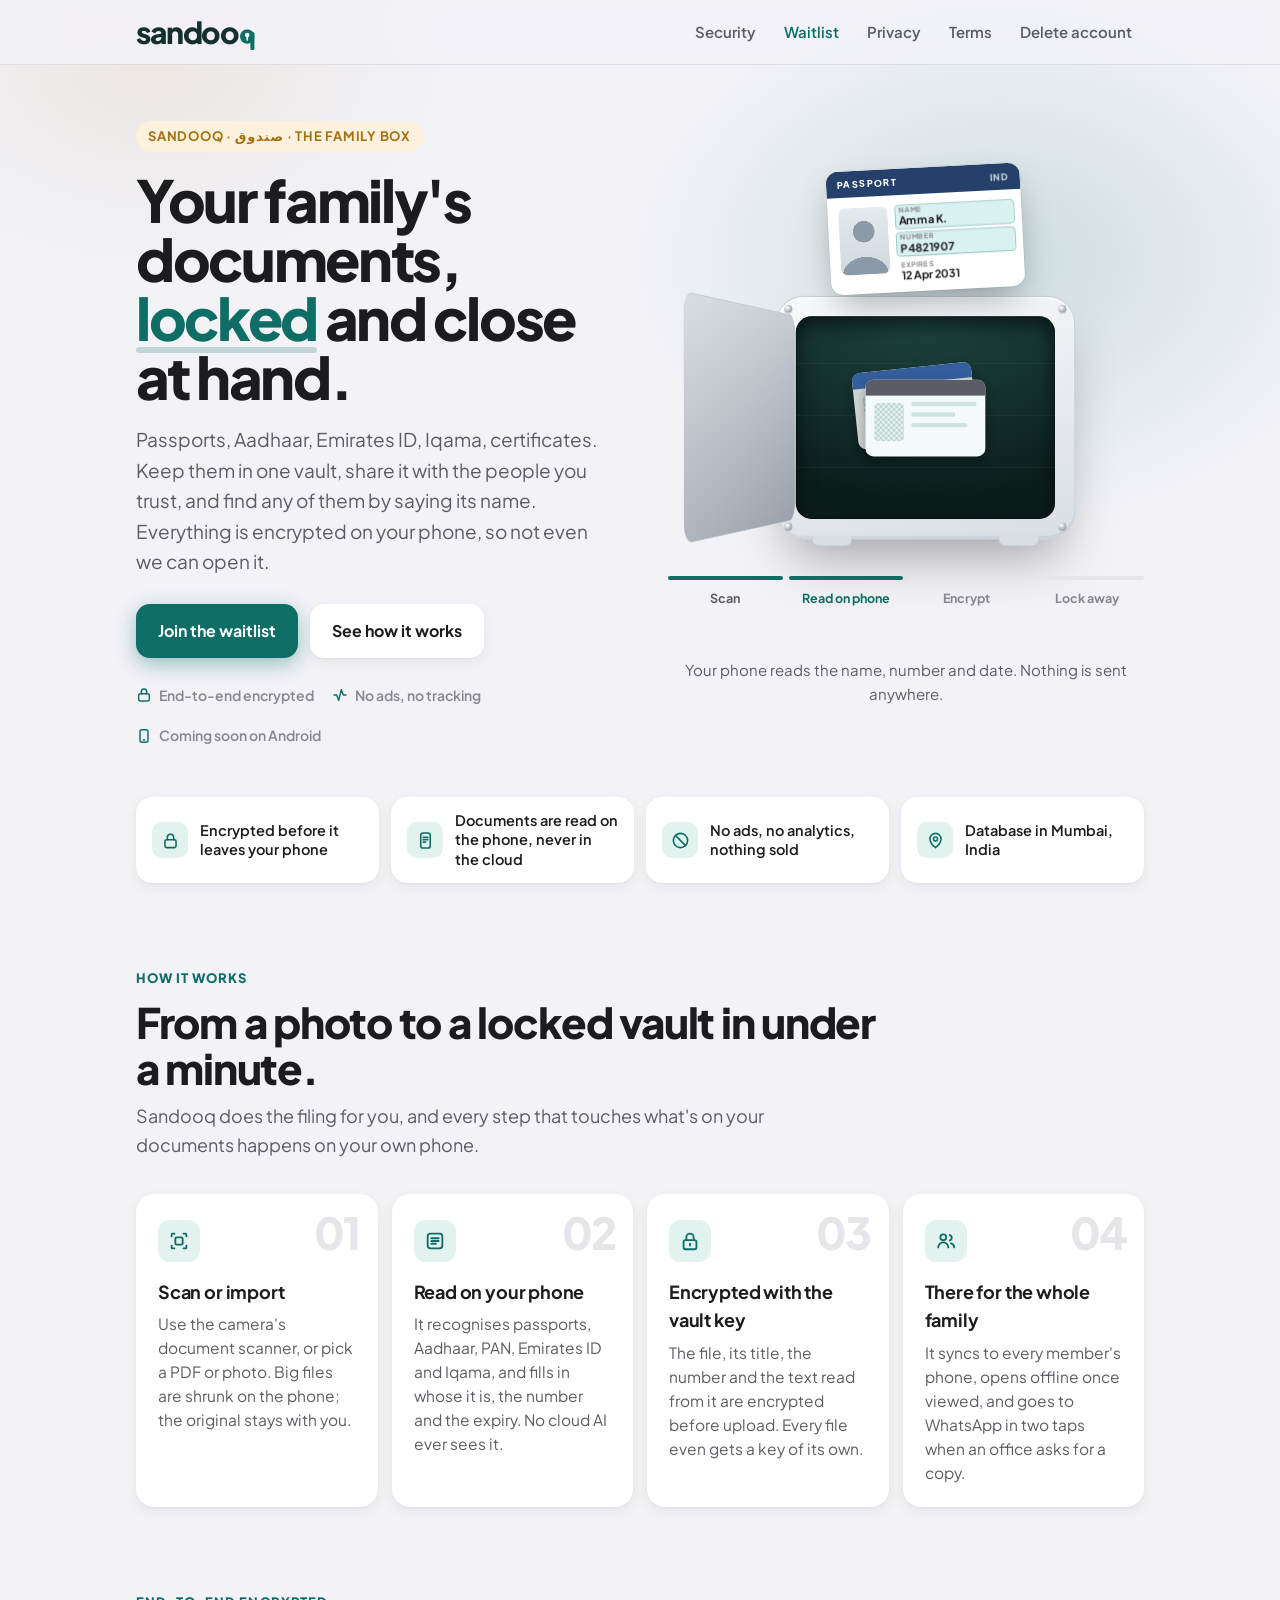
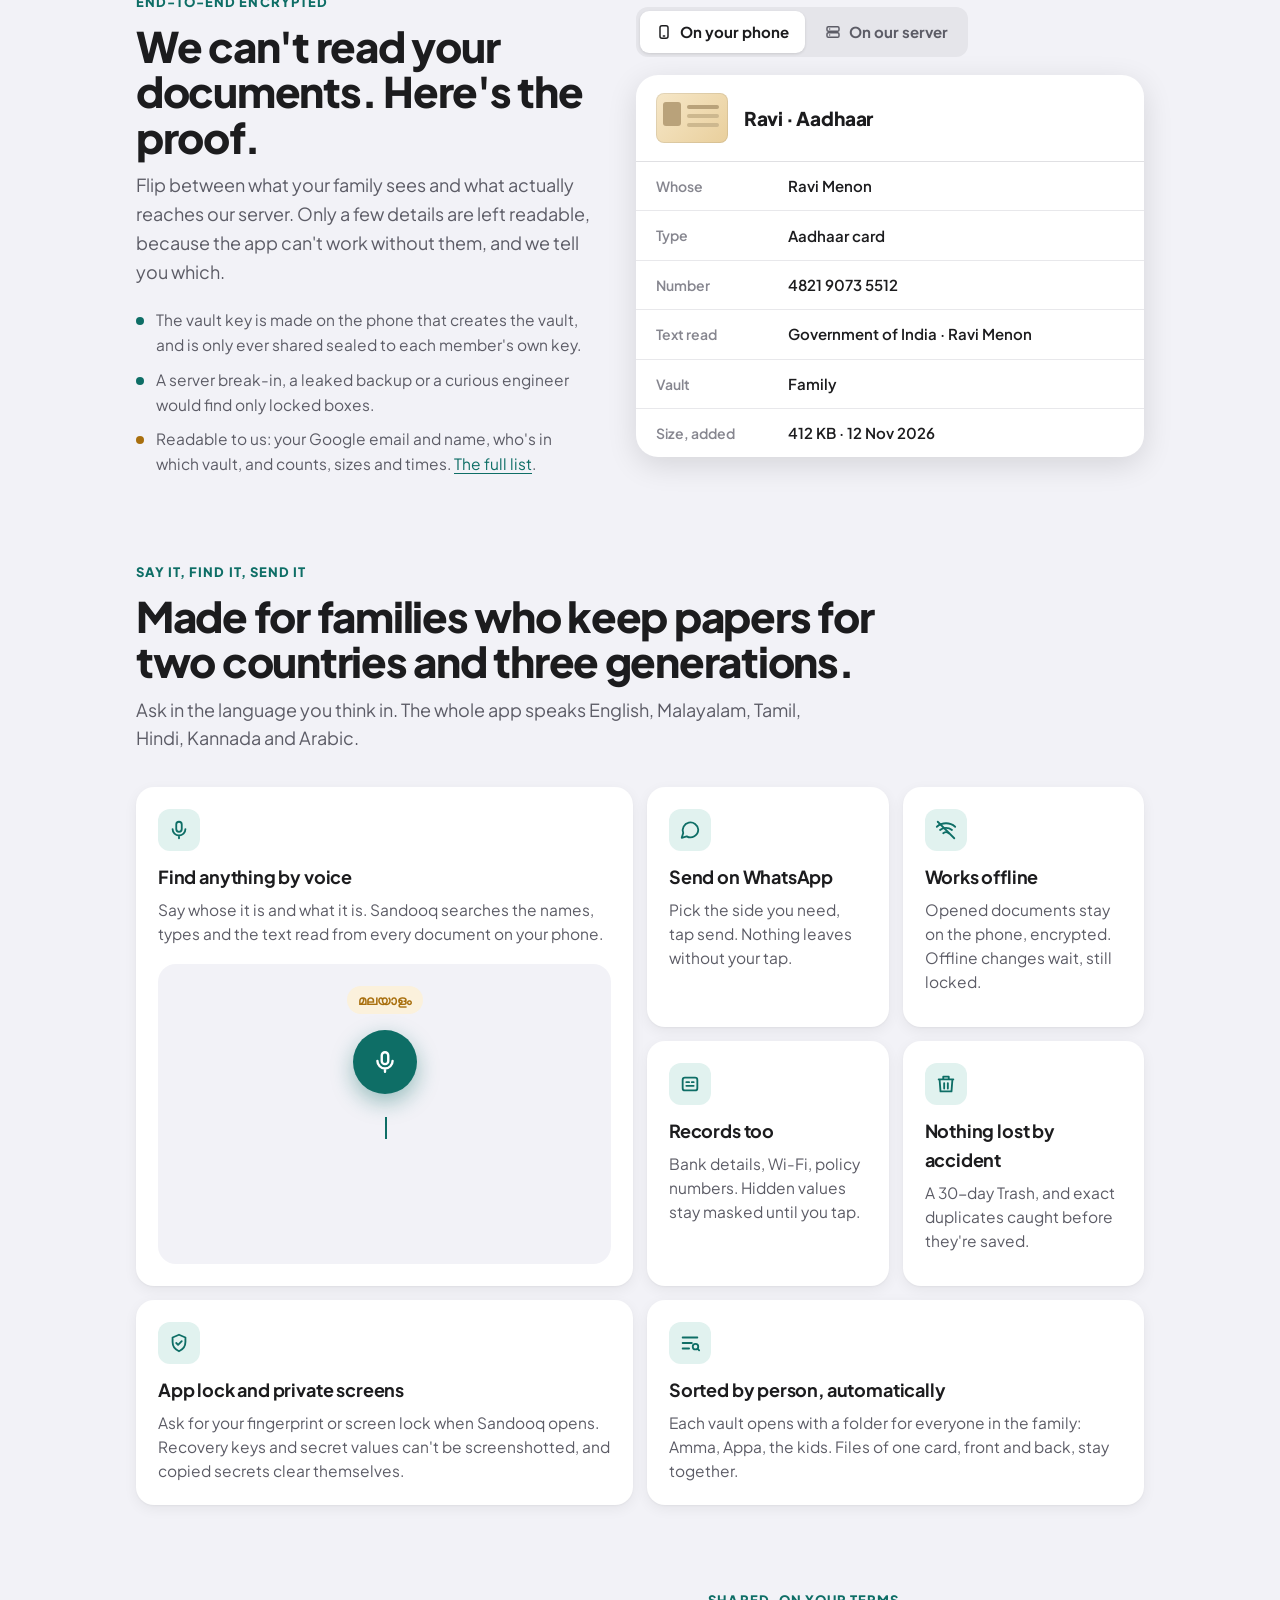
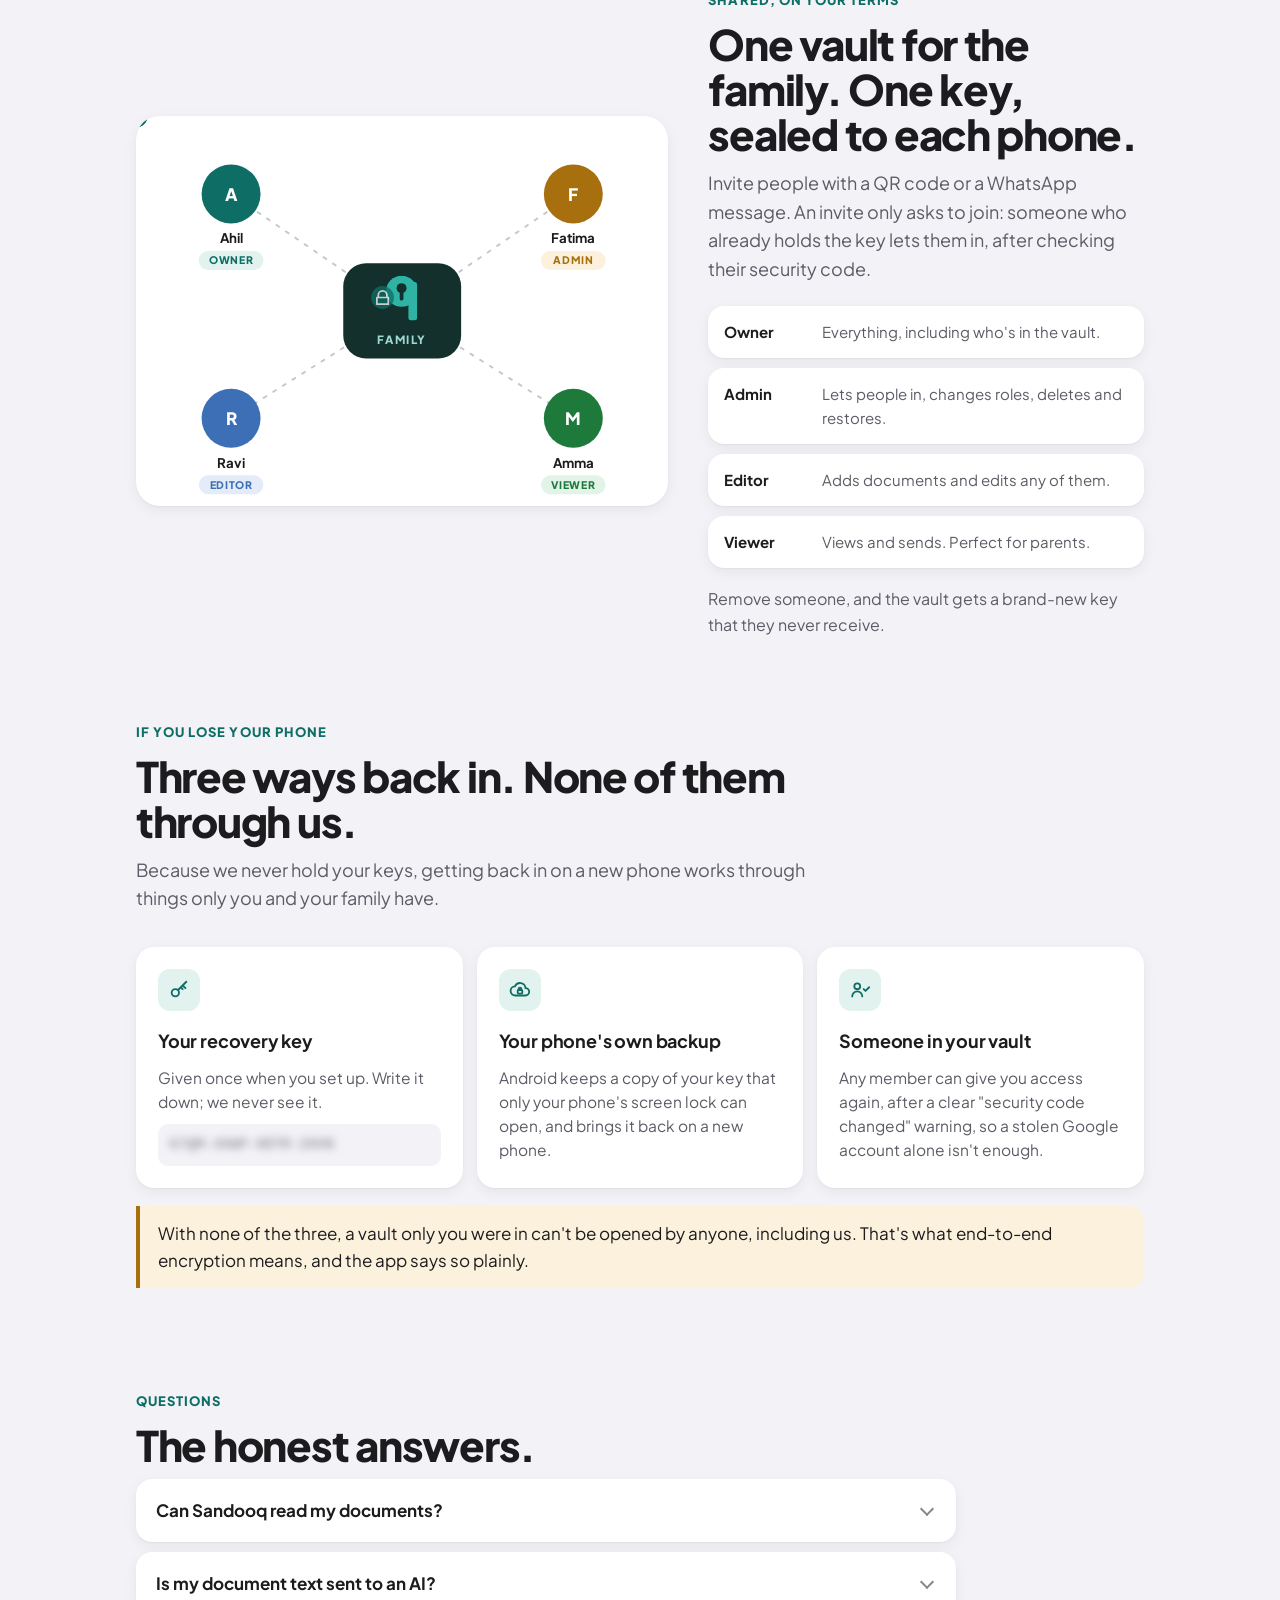
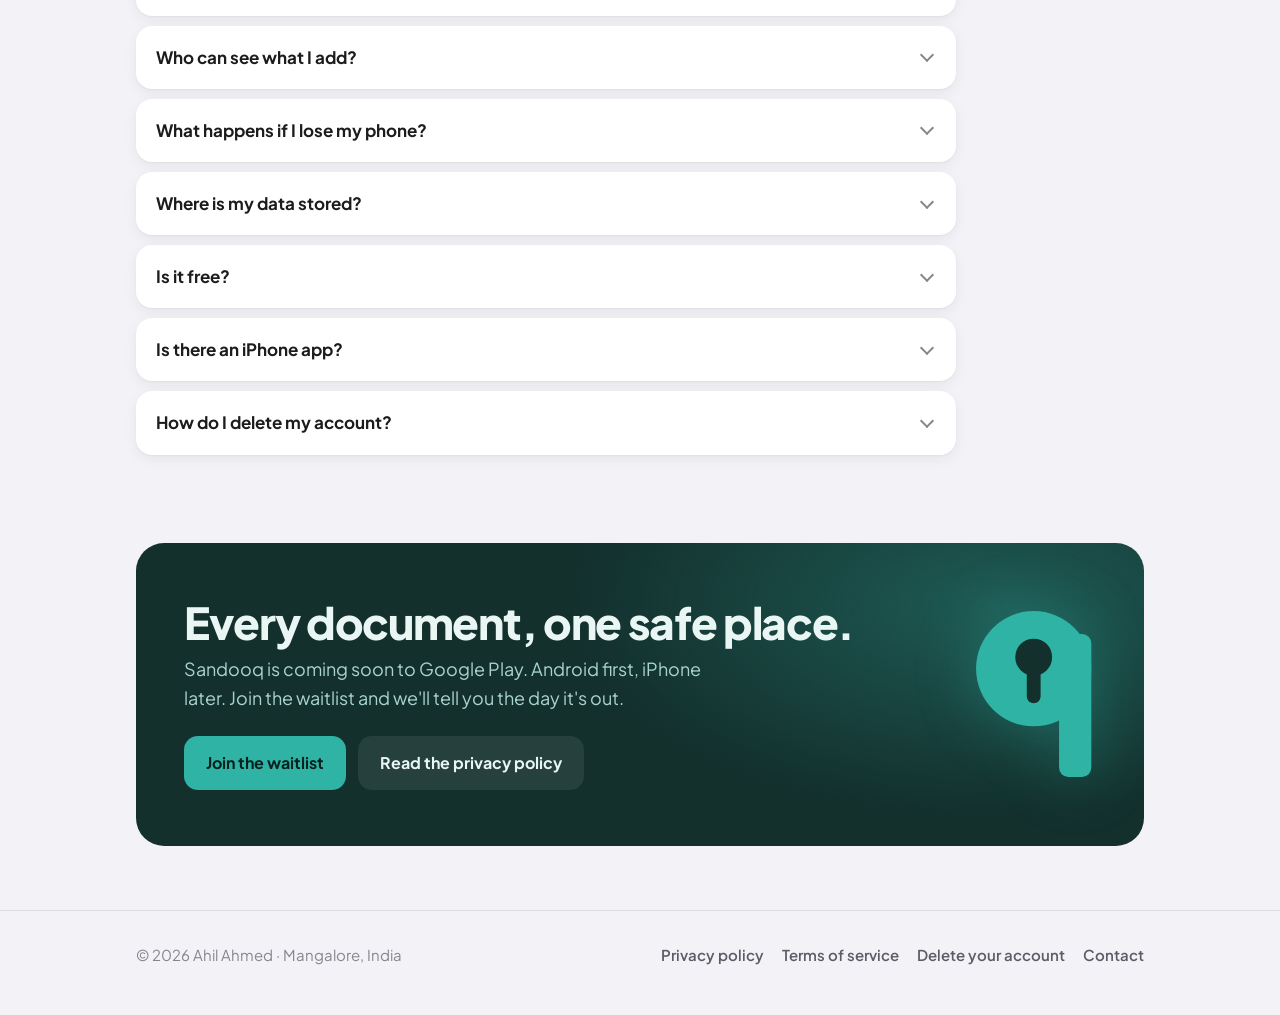
<file: index.html>
<!doctype html>
<html lang="en">
<head>
  <meta charset="utf-8">
  <meta name="viewport" content="width=device-width, initial-scale=1">
  <title>Sandooq — your family's documents, locked and close at hand</title>
  <meta name="description" content="Sandooq keeps your family's passports, IDs and papers end-to-end encrypted, shared with the people you choose, and found by voice in your own language.">
  <meta property="og:title" content="Sandooq — your family's documents, locked and close at hand">
  <meta property="og:description" content="End-to-end encrypted family document vault. Read on your phone, found by voice, shared only with family.">
  <meta name="theme-color" content="#F2F2F7" media="(prefers-color-scheme: light)">
  <meta name="theme-color" content="#000000" media="(prefers-color-scheme: dark)">
  <link rel="icon" href="favicon.svg" type="image/svg+xml">
  <link rel="preconnect" href="https://fonts.googleapis.com">
  <link rel="preconnect" href="https://fonts.gstatic.com" crossorigin>
  <link href="https://fonts.googleapis.com/css2?family=Plus+Jakarta+Sans:wght@400;500;600;700;800&display=swap" rel="stylesheet">
  <link rel="stylesheet" href="style.css">
  <link rel="stylesheet" href="home.css">
  <script>document.documentElement.classList.add('js')</script>
</head>
<body>
  <svg width="0" height="0" style="position:absolute" aria-hidden="true">
    <symbol id="q" viewBox="0 0 26 36"><circle cx="12.5" cy="12.5" r="12.5" style="fill:var(--q-mark)"/><rect x="18" y="5" width="7" height="31" rx="2" style="fill:var(--q-mark)"/><circle cx="12.5" cy="10" r="4" style="fill:var(--q-hole)"/><rect x="11" y="11" width="3" height="9" rx="1.5" style="fill:var(--q-hole)"/></symbol>
  </svg>

  <header class="site-header">
    <div class="wrap">
      <a class="wordmark" href="./" aria-label="Sandooq home">sandoo<svg class="q" viewBox="0 0 26 36" aria-hidden="true"><circle class="mark" cx="12.5" cy="12.5" r="12.5"/><rect class="mark" x="18" y="5" width="7" height="31" rx="2"/><circle class="hole" cx="12.5" cy="10" r="4"/><rect class="hole" x="11" y="11" width="3" height="9" rx="1.5"/></svg></a>
      <nav aria-label="Main">
        <a class="nav-sec" href="#security">Security</a>
        <a class="nav-cta" href="waitlist/">Waitlist</a>
        <a href="privacy/">Privacy</a>
        <a href="terms/">Terms</a>
        <a href="delete-account/">Delete account</a>
      </nav>
    </div>
  </header>

  <main>
    <!-- Hero -->
    <section class="hero2">
      <div class="wrap">
        <div>
          <span class="eyebrow">Sandooq · صندوق · the family box</span>
          <h1>Your family's documents, <span class="lock-word">locked</span> and close at hand.</h1>
          <p class="lede">Passports, Aadhaar, Emirates ID, Iqama, certificates. Keep them in one vault, share it with the people you trust, and find any of them by saying its name. Everything is encrypted on your phone, so not even we can open it.</p>
          <div class="cta-row">
            <a class="btn" href="waitlist/?ref=site">Join the waitlist</a>
            <a class="btn ghost" href="#how">See how it works</a>
          </div>
          <div class="hero-meta">
            <span><svg viewBox="0 0 24 24"><rect x="4" y="10" width="16" height="11" rx="2.5"/><path d="M8 10V7a4 4 0 0 1 8 0v3"/></svg>End-to-end encrypted</span>
            <span><svg viewBox="0 0 24 24"><path d="M3 12h4l3 8 4-16 3 8h4"/></svg>No ads, no tracking</span>
            <span><svg viewBox="0 0 24 24"><rect x="6" y="2.5" width="12" height="19" rx="3"/><path d="M11 18h2"/></svg>Coming soon on Android</span>
          </div>
        </div>

        <div class="scene">
          <p class="sr-only">An animation: a passport is scanned, its details are read on the phone, encrypted, and locked inside the family vault.</p>
          <div class="scene-box" aria-hidden="true">
            <div class="stage" id="stage">
              <div class="safe">
                <span class="rivet tl"></span><span class="rivet tr"></span><span class="rivet bl"></span><span class="rivet br"></span>
                <span class="foot l"></span><span class="foot r"></span>
                <div class="interior" id="interior"></div>
              </div>

              <div class="doc" id="doc">
                <div class="doc-head"><span id="doc-type">PASSPORT</span><em id="doc-tag">IND</em></div>
                <div class="doc-body">
                  <div class="doc-photo"><span class="noise"></span></div>
                  <div class="doc-fields">
                    <div><small id="l0">Name</small><b id="f0">Amma K.</b></div>
                    <div><small id="l1">Number</small><b id="f1">P 4821907</b></div>
                    <div><small id="l2">Expires</small><b id="f2">12 Apr 2031</b></div>
                  </div>
                </div>
                <span class="scanline"></span>
                <span class="doc-lock"><svg viewBox="0 0 24 24"><rect x="5" y="11" width="14" height="10" rx="2"/><path d="M8 11V8a4 4 0 0 1 8 0v3"/></svg></span>
              </div>

              <div class="door" id="door">
                <div class="door-face">
                  <span class="hinge a"></span><span class="hinge b"></span>
                  <span class="bolt r1"></span><span class="bolt r2"></span>
                  <span class="door-plate"><span class="led" id="led"></span>FAMILY</span>
                  <div class="dial-wrap">
                    <span class="dial-ticks"></span>
                    <div class="dial" id="dial"><svg><use href="#q"/></svg></div>
                    <span class="dial-glow" id="glow"></span>
                  </div>
                </div>
                <div class="door-back"></div>
              </div>
            </div>
          </div>
          <ol class="scene-steps" id="steps" aria-hidden="true">
            <li>Scan</li><li>Read on phone</li><li>Encrypt</li><li>Lock away</li>
          </ol>
          <p class="scene-line" id="scene-line" aria-hidden="true">&nbsp;</p>
        </div>
      </div>
    </section>

    <!-- Trust strip -->
    <section class="trust">
      <div class="wrap">
        <ul>
          <li class="reveal"><span class="icon"><svg viewBox="0 0 24 24"><rect x="5" y="11" width="14" height="10" rx="2"/><path d="M8 11V8a4 4 0 0 1 8 0v3"/></svg></span>Encrypted before it leaves your phone</li>
          <li class="reveal" style="--delay:.06s"><span class="icon"><svg viewBox="0 0 24 24"><rect x="6" y="2.5" width="12" height="19" rx="3"/><path d="M9 8h6M9 11h6M9 14h3"/></svg></span>Documents are read on the phone, never in the cloud</li>
          <li class="reveal" style="--delay:.12s"><span class="icon"><svg viewBox="0 0 24 24"><circle cx="12" cy="12" r="9"/><path d="M5.6 5.6l12.8 12.8"/></svg></span>No ads, no analytics, nothing sold</li>
          <li class="reveal" style="--delay:.18s"><span class="icon"><svg viewBox="0 0 24 24"><path d="M12 21s-7-5.6-7-11a7 7 0 0 1 14 0c0 5.4-7 11-7 11z"/><circle cx="12" cy="10" r="2.5"/></svg></span>Database in Mumbai, India</li>
        </ul>
      </div>
    </section>

    <!-- How it works -->
    <section class="sec" id="how">
      <div class="wrap">
        <span class="kicker reveal">How it works</span>
        <h2 class="reveal">From a photo to a locked vault in under a minute.</h2>
        <p class="sub reveal">Sandooq does the filing for you, and every step that touches what's on your documents happens on your own phone.</p>
        <div class="how">
          <div class="card reveal">
            <span class="num">01</span>
            <div class="icon"><svg viewBox="0 0 24 24"><path d="M4 7V5a1 1 0 0 1 1-1h2M17 4h2a1 1 0 0 1 1 1v2M20 17v2a1 1 0 0 1-1 1h-2M7 20H5a1 1 0 0 1-1-1v-2"/><rect x="8" y="8" width="8" height="8" rx="1.5"/></svg></div>
            <h3>Scan or import</h3>
            <p>Use the camera's document scanner, or pick a PDF or photo. Big files are shrunk on the phone; the original stays with you.</p>
          </div>
          <div class="card reveal" style="--delay:.08s">
            <span class="num">02</span>
            <div class="icon"><svg viewBox="0 0 24 24"><path d="M8 9h8M8 12h8M8 15h5"/><rect x="4" y="4" width="16" height="16" rx="3"/></svg></div>
            <h3>Read on your phone</h3>
            <p>It recognises passports, Aadhaar, PAN, Emirates ID and Iqama, and fills in whose it is, the number and the expiry. No cloud AI ever sees it.</p>
          </div>
          <div class="card reveal" style="--delay:.16s">
            <span class="num">03</span>
            <div class="icon"><svg viewBox="0 0 24 24"><rect x="5" y="11" width="14" height="10" rx="2"/><path d="M8 11V8a4 4 0 0 1 8 0v3M12 15v2"/></svg></div>
            <h3>Encrypted with the vault key</h3>
            <p>The file, its title, the number and the text read from it are encrypted before upload. Every file even gets a key of its own.</p>
          </div>
          <div class="card reveal" style="--delay:.24s">
            <span class="num">04</span>
            <div class="icon"><svg viewBox="0 0 24 24"><circle cx="9" cy="8" r="3.2"/><path d="M3.5 19a5.5 5.5 0 0 1 11 0M16 5.5a3 3 0 0 1 0 5.8M17.5 14.5A5 5 0 0 1 21 19"/></svg></div>
            <h3>There for the whole family</h3>
            <p>It syncs to every member's phone, opens offline once viewed, and goes to WhatsApp in two taps when an office asks for a copy.</p>
          </div>
        </div>
      </div>
    </section>

    <!-- What we can see -->
    <section class="sec" id="security">
      <div class="wrap compare">
        <div>
          <span class="kicker reveal">End-to-end encrypted</span>
          <h2 class="reveal">We can't read your documents. Here's the proof.</h2>
          <p class="sub reveal" style="margin-bottom:22px">Flip between what your family sees and what actually reaches our server. Only a few details are left readable, because the app can't work without them, and we tell you which.</p>
          <ul class="compare-notes reveal">
            <li>The vault key is made on the phone that creates the vault, and is only ever shared sealed to each member's own key.</li>
            <li>A server break-in, a leaked backup or a curious engineer would find only locked boxes.</li>
            <li class="p">Readable to us: your Google email and name, who's in which vault, and counts, sizes and times. <a href="privacy/#server">The full list</a>.</li>
          </ul>
        </div>
        <div class="reveal">
          <div class="seg" role="group" aria-label="Choose a view">
            <button type="button" id="v-phone" aria-pressed="true"><svg viewBox="0 0 24 24"><rect x="6" y="2.5" width="12" height="19" rx="3"/><path d="M11 18h2"/></svg>On your phone</button>
            <button type="button" id="v-server" aria-pressed="false"><svg viewBox="0 0 24 24"><rect x="3" y="4" width="18" height="7" rx="2"/><rect x="3" y="13" width="18" height="7" rx="2"/><path d="M7 7.5h.01M7 16.5h.01"/></svg>On our server</button>
          </div>
          <div class="view-card" id="view" aria-live="polite">
            <div class="view-top">
              <div class="view-thumb"><span class="noise"></span></div>
              <div style="min-width:0;flex:1">
                <div class="view-title" data-plain="Ravi · Aadhaar">Ravi · Aadhaar</div>
              </div>
              <span class="tag e">Encrypted</span>
            </div>
            <div class="view-row"><span class="k">Whose</span><span class="v" data-plain="Ravi Menon">Ravi Menon</span><span class="tag e">Encrypted</span></div>
            <div class="view-row"><span class="k">Type</span><span class="v" data-plain="Aadhaar card">Aadhaar card</span><span class="tag e">Encrypted</span></div>
            <div class="view-row"><span class="k">Number</span><span class="v" data-plain="4821 9073 5512">4821 9073 5512</span><span class="tag e">Encrypted</span></div>
            <div class="view-row"><span class="k">Text read</span><span class="v" data-plain="Government of India · Ravi Menon · DOB 04/06/1987">Government of India · Ravi Menon · DOB 04/06/1987</span><span class="tag e">Encrypted</span></div>
            <div class="view-row"><span class="k">Vault</span><span class="v" data-plain="Family">Family</span><span class="tag e">Encrypted</span></div>
            <div class="view-row"><span class="k">Size, added</span><span class="v">412 KB · 12 Nov 2026</span><span class="tag p">Readable</span></div>
          </div>
        </div>
      </div>
    </section>

    <!-- Voice + features -->
    <section class="sec">
      <div class="wrap">
        <span class="kicker reveal">Say it, find it, send it</span>
        <h2 class="reveal">Made for families who keep papers for two countries and three generations.</h2>
        <p class="sub reveal">Ask in the language you think in. The whole app speaks English, Malayalam, Tamil, Hindi, Kannada and Arabic.</p>
        <div class="bento">
          <div class="card voice reveal">
            <div class="icon"><svg viewBox="0 0 24 24"><rect x="9" y="3" width="6" height="11" rx="3"/><path d="M5 11a7 7 0 0 0 14 0M12 18v3"/></svg></div>
            <h3>Find anything by voice</h3>
            <p>Say whose it is and what it is. Sandooq searches the names, types and the text read from every document on your phone.</p>
            <div class="voice-demo" id="voice" aria-hidden="true">
              <span class="lang-chip" id="v-lang">മലയാളം</span>
              <div class="mic"><svg viewBox="0 0 24 24"><rect x="9" y="3" width="6" height="11" rx="3"/><path d="M5 11a7 7 0 0 0 14 0M12 18v3"/></svg></div>
              <div class="said" id="v-said"></div>
              <div class="found" id="v-found">
                <span class="th" id="v-th">PASS</span>
                <span class="t"><b id="v-title">Amma · Passport</b><span id="v-sub">Expires Apr 2031</span></span>
                <span class="send"><svg viewBox="0 0 24 24"><path d="M4 12l16-8-6 16-2.5-6.5z"/></svg><span>Send</span></span>
              </div>
            </div>
          </div>
          <div class="card reveal" style="--delay:.05s">
            <div class="icon"><svg viewBox="0 0 24 24"><path d="M21 11.5a8.5 8.5 0 0 1-12.6 7.4L3 20.5l1.6-5.2A8.5 8.5 0 1 1 21 11.5z"/></svg></div>
            <h3>Send on WhatsApp</h3>
            <p>Pick the side you need, tap send. Nothing leaves without your tap.</p>
          </div>
          <div class="card reveal" style="--delay:.1s">
            <div class="icon"><svg viewBox="0 0 24 24"><path d="M2 8.5a15 15 0 0 1 20 0M5.5 12a10 10 0 0 1 13 0M9 15.5a5 5 0 0 1 6 0"/><path d="M3 3l18 18"/></svg></div>
            <h3>Works offline</h3>
            <p>Opened documents stay on the phone, encrypted. Offline changes wait, still locked.</p>
          </div>
          <div class="card reveal" style="--delay:.05s">
            <div class="icon"><svg viewBox="0 0 24 24"><rect x="4" y="5" width="16" height="14" rx="2.5"/><path d="M8 10h3M8 14h8M14 10h2"/></svg></div>
            <h3>Records too</h3>
            <p>Bank details, Wi-Fi, policy numbers. Hidden values stay masked until you tap.</p>
          </div>
          <div class="card reveal" style="--delay:.1s">
            <div class="icon"><svg viewBox="0 0 24 24"><path d="M4 7h16M10 11v6M14 11v6M5 7l1 13h12l1-13M9 7V4h6v3"/></svg></div>
            <h3>Nothing lost by accident</h3>
            <p>A 30-day Trash, and exact duplicates caught before they're saved.</p>
          </div>
          <div class="card wide reveal">
            <div class="icon"><svg viewBox="0 0 24 24"><path d="M12 3l7 3v5c0 4.5-3 8.3-7 10-4-1.7-7-5.5-7-10V6z"/><path d="M9 12l2 2 4-4"/></svg></div>
            <h3>App lock and private screens</h3>
            <p>Ask for your fingerprint or screen lock when Sandooq opens. Recovery keys and secret values can't be screenshotted, and copied secrets clear themselves.</p>
          </div>
          <div class="card wide reveal" style="--delay:.06s">
            <div class="icon"><svg viewBox="0 0 24 24"><path d="M4 6h16M4 12h10M4 18h7"/><circle cx="18" cy="16" r="3"/><path d="M20.2 18.2L22 20"/></svg></div>
            <h3>Sorted by person, automatically</h3>
            <p>Each vault opens with a folder for everyone in the family: Amma, Appa, the kids. Files of one card, front and back, stay together.</p>
          </div>
        </div>
      </div>
    </section>

    <!-- Family and keys -->
    <section class="sec">
      <div class="wrap family">
        <div class="reveal">
          <svg class="keys-svg" id="keys" viewBox="0 0 560 410" role="img" aria-label="The vault key travels, sealed, to each member's phone: Ahil the owner, Fatima an admin, Ravi an editor and Amma a viewer.">
            <path class="line" id="k1" d="M280 205 L100 82"/>
            <path class="line" id="k2" d="M280 205 L460 82"/>
            <path class="line" id="k3" d="M280 205 L100 318"/>
            <path class="line" id="k4" d="M280 205 L460 318"/>
            <rect class="vault-b" x="218" y="155" width="124" height="100" rx="24"/>
            <use href="#q" x="263" y="168" width="34" height="47" style="--q-mark:#2FB3A4;--q-hole:#13302D"/>
            <text class="vault-l" x="280" y="240">FAMILY</text>

            <g class="pkt"><circle r="12"/><path d="M-4.5 0v-2.5a4.5 4.5 0 0 1 9 0V0M-6 0h12v7h-12z"/><animateMotion dur="3.2s" repeatCount="indefinite" begin="0s"><mpath href="#k1"/></animateMotion><animate attributeName="opacity" values="0;1;1;0" keyTimes="0;.15;.8;1" dur="3.2s" repeatCount="indefinite" begin="0s"/></g>
            <g class="pkt"><circle r="12"/><path d="M-4.5 0v-2.5a4.5 4.5 0 0 1 9 0V0M-6 0h12v7h-12z"/><animateMotion dur="3.2s" repeatCount="indefinite" begin=".8s"><mpath href="#k2"/></animateMotion><animate attributeName="opacity" values="0;1;1;0" keyTimes="0;.15;.8;1" dur="3.2s" repeatCount="indefinite" begin=".8s"/></g>
            <g class="pkt"><circle r="12"/><path d="M-4.5 0v-2.5a4.5 4.5 0 0 1 9 0V0M-6 0h12v7h-12z"/><animateMotion dur="3.2s" repeatCount="indefinite" begin="1.6s"><mpath href="#k3"/></animateMotion><animate attributeName="opacity" values="0;1;1;0" keyTimes="0;.15;.8;1" dur="3.2s" repeatCount="indefinite" begin="1.6s"/></g>
            <g class="pkt"><circle r="12"/><path d="M-4.5 0v-2.5a4.5 4.5 0 0 1 9 0V0M-6 0h12v7h-12z"/><animateMotion dur="3.2s" repeatCount="indefinite" begin="2.4s"><mpath href="#k4"/></animateMotion><animate attributeName="opacity" values="0;1;1;0" keyTimes="0;.15;.8;1" dur="3.2s" repeatCount="indefinite" begin="2.4s"/></g>

            <g transform="translate(100 82)"><circle r="31" fill="#0E6E66"/><text class="av">A</text><text class="nm" y="52">Ahil</text><rect x="-34" y="60" width="68" height="20" rx="10" fill="#E1F2EF"/><text class="rl" y="74" fill="#0E6E66">OWNER</text></g>
            <g transform="translate(460 82)"><circle r="31" fill="#A86F0E"/><text class="av">F</text><text class="nm" y="52">Fatima</text><rect x="-34" y="60" width="68" height="20" rx="10" fill="#FBF1DC"/><text class="rl" y="74" fill="#A86F0E">ADMIN</text></g>
            <g transform="translate(100 318)"><circle r="31" fill="#3D6FB6"/><text class="av">R</text><text class="nm" y="52">Ravi</text><rect x="-34" y="60" width="68" height="20" rx="10" fill="#E3ECF8"/><text class="rl" y="74" fill="#3D6FB6">EDITOR</text></g>
            <g transform="translate(460 318)"><circle r="31" fill="#1D7A3A"/><text class="av">M</text><text class="nm" y="52">Amma</text><rect x="-34" y="60" width="68" height="20" rx="10" fill="#E2F3E7"/><text class="rl" y="74" fill="#1D7A3A">VIEWER</text></g>
          </svg>
        </div>
        <div>
          <span class="kicker reveal">Shared, on your terms</span>
          <h2 class="reveal">One vault for the family. One key, sealed to each phone.</h2>
          <p class="sub reveal" style="margin-bottom:22px">Invite people with a QR code or a WhatsApp message. An invite only asks to join: someone who already holds the key lets them in, after checking their security code.</p>
          <ul class="roles reveal">
            <li><b>Owner</b>Everything, including who's in the vault.</li>
            <li><b>Admin</b>Lets people in, changes roles, deletes and restores.</li>
            <li><b>Editor</b>Adds documents and edits any of them.</li>
            <li><b>Viewer</b>Views and sends. Perfect for parents.</li>
          </ul>
          <p class="sub reveal" style="margin:18px 0 0;font-size:16px">Remove someone, and the vault gets a brand-new key that they never receive.</p>
        </div>
      </div>
    </section>

    <!-- Lost phone -->
    <section class="sec">
      <div class="wrap">
        <span class="kicker reveal">If you lose your phone</span>
        <h2 class="reveal">Three ways back in. None of them through us.</h2>
        <p class="sub reveal">Because we never hold your keys, getting back in on a new phone works through things only you and your family have.</p>
        <div class="lost">
          <div class="card reveal">
            <div class="icon"><svg viewBox="0 0 24 24"><circle cx="8" cy="15" r="4"/><path d="M11 12l9-9M16 7l3 3M14 9l2 2"/></svg></div>
            <h3>Your recovery key</h3>
            <p>Given once when you set up. Write it down; we never see it.</p>
            <div class="rk" aria-hidden="true"><span>K7QM-4XWP-9DTR-2HVN</span></div>
          </div>
          <div class="card reveal" style="--delay:.08s">
            <div class="icon"><svg viewBox="0 0 24 24"><path d="M7 18a5 5 0 0 1-.5-10 6 6 0 0 1 11.5 2 4 4 0 0 1 0 8z"/><rect x="9.5" y="12" width="5" height="4" rx="1"/><path d="M10.5 12v-1a1.5 1.5 0 0 1 3 0v1"/></svg></div>
            <h3>Your phone's own backup</h3>
            <p>Android keeps a copy of your key that only your phone's screen lock can open, and brings it back on a new phone.</p>
          </div>
          <div class="card reveal" style="--delay:.16s">
            <div class="icon"><svg viewBox="0 0 24 24"><circle cx="9" cy="8" r="3.2"/><path d="M3.5 19a5.5 5.5 0 0 1 11 0"/><path d="M16 11l2 2 4-4"/></svg></div>
            <h3>Someone in your vault</h3>
            <p>Any member can give you access again, after a clear "security code changed" warning, so a stolen Google account alone isn't enough.</p>
          </div>
        </div>
        <div class="note lost-note reveal"><p>With none of the three, a vault only you were in can't be opened by anyone, including us. That's what end-to-end encryption means, and the app says so plainly.</p></div>
      </div>
    </section>

    <!-- FAQ -->
    <section class="sec">
      <div class="wrap">
        <span class="kicker reveal">Questions</span>
        <h2 class="reveal">The honest answers.</h2>
        <div class="faq reveal">
          <details><summary>Can Sandooq read my documents?</summary><p>No. Files, titles, numbers, the text read from them and vault names are encrypted on your phone with keys our servers never hold. We can see your Google email and name, which vaults you're in, and counts, sizes and times. The <a href="privacy/">privacy policy</a> lists everything.</p></details>
          <details><summary>Is my document text sent to an AI?</summary><p>No. Text recognition runs on your phone. The optional on-device model is downloaded once over Wi-Fi and runs on the phone too; nothing you scan is sent to a cloud reading or AI service.</p></details>
          <details><summary>Who can see what I add?</summary><p>Only the members of the vault you add it to, because only their phones hold that vault's key. Each member's role decides whether they can add, edit or delete.</p></details>
          <details><summary>What happens if I lose my phone?</summary><p>Sign in on the new phone and get your keys back with your recovery key, your phone's backup, or a family member in the vault giving you access again.</p></details>
          <details><summary>Where is my data stored?</summary><p>Our database is in Mumbai, India. Encrypted files and encrypted backups are kept with Cloudflare in the Asia-Pacific region.</p></details>
          <details><summary>Is it free?</summary><p>Yes, for now. If paid plans come, joining someone else's vault will stay free, and nothing you've stored is ever deleted or locked if you stop paying.</p></details>
          <details><summary>Is there an iPhone app?</summary><p>Sandooq is coming to Android first. iPhone is planned.</p></details>
          <details><summary>How do I delete my account?</summary><p>In the app: Profile → Delete account. Or follow the steps on the <a href="delete-account/">account deletion page</a>.</p></details>
        </div>
      </div>
    </section>

    <!-- Closing band -->
    <section class="band">
      <div class="wrap">
        <div class="band-in reveal">
          <div>
            <h2>Every document, one safe place.</h2>
            <p>Sandooq is coming soon to Google Play. Android first, iPhone later. Join the waitlist and we'll tell you the day it's out.</p>
            <div class="cta-row">
              <a class="btn" href="waitlist/?ref=site">Join the waitlist</a>
              <a class="btn ghost" href="privacy/">Read the privacy policy</a>
            </div>
          </div>
          <svg class="q-big" aria-hidden="true"><use href="#q"/></svg>
        </div>
      </div>
    </section>
  </main>

  <footer class="site-footer">
    <div class="wrap">
      <span>© 2026 Ahil Ahmed · Mangalore, India</span>
      <nav aria-label="Footer">
        <a href="privacy/">Privacy policy</a>
        <a href="terms/">Terms of service</a>
        <a href="delete-account/">Delete your account</a>
        <a href="mailto:ahilahmedhussain15@gmail.com">Contact</a>
      </nav>
    </div>
  </footer>

  <script src="home.js" defer></script>
</body>
</html>
</file>
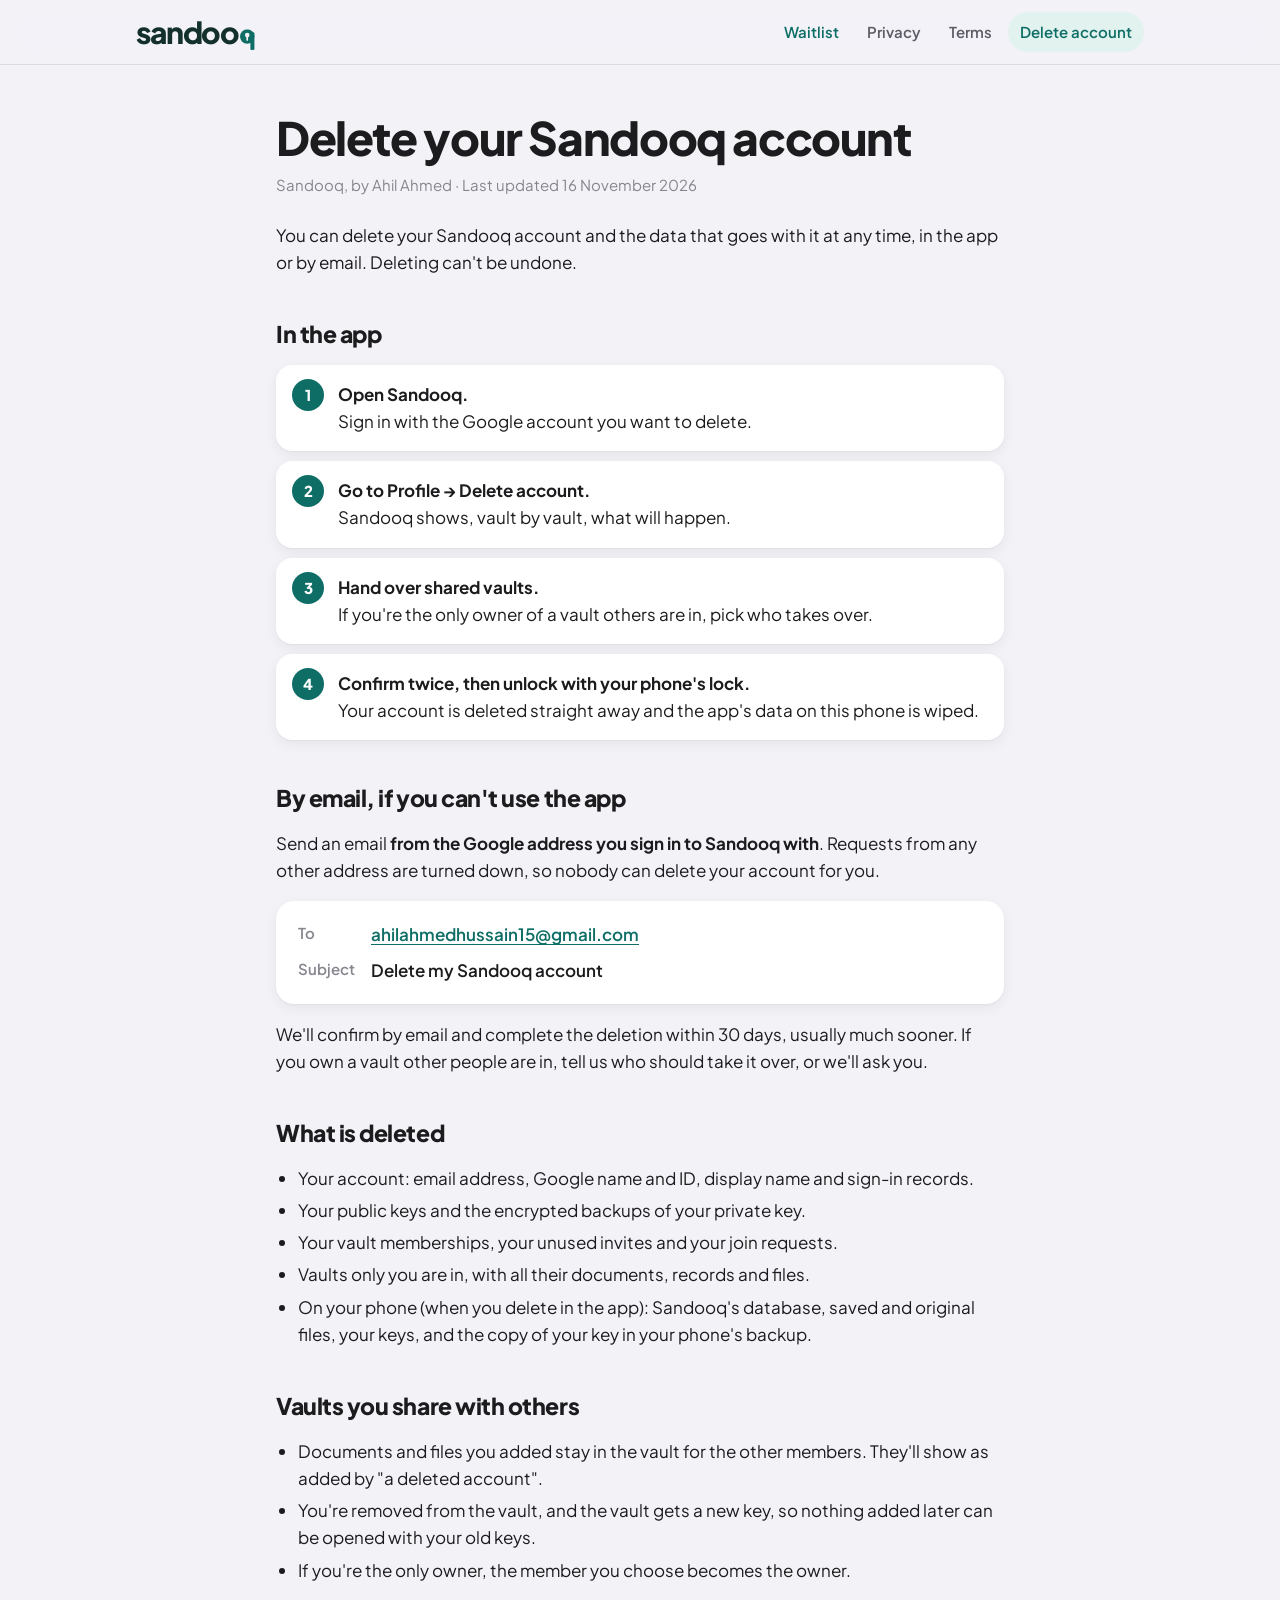
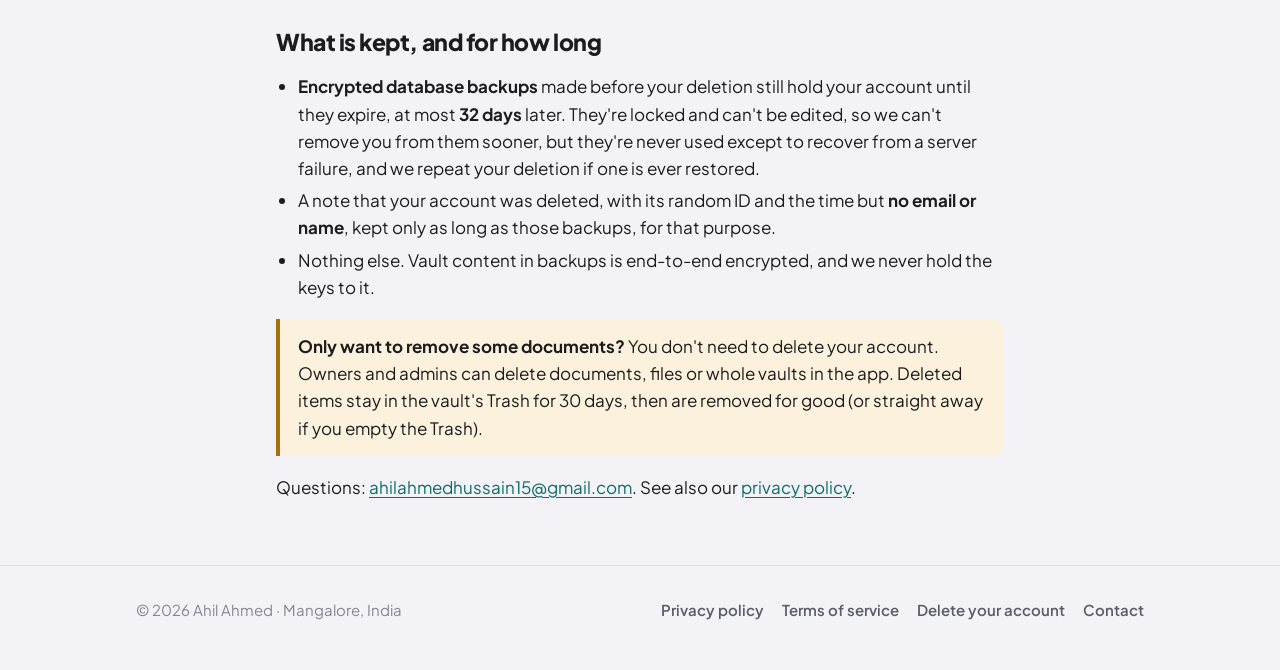
<file: delete-account/index.html>
<!doctype html>
<html lang="en">
<head>
  <meta charset="utf-8">
  <meta name="viewport" content="width=device-width, initial-scale=1">
  <title>Delete your Sandooq account</title>
  <meta name="description" content="How to delete your Sandooq account and data, in the app or by email, and what is deleted or kept.">
  <meta name="theme-color" content="#F2F2F7" media="(prefers-color-scheme: light)">
  <meta name="theme-color" content="#000000" media="(prefers-color-scheme: dark)">
  <link rel="icon" href="../favicon.svg" type="image/svg+xml">
  <link rel="preconnect" href="https://fonts.googleapis.com">
  <link rel="preconnect" href="https://fonts.gstatic.com" crossorigin>
  <link href="https://fonts.googleapis.com/css2?family=Plus+Jakarta+Sans:wght@400;500;600;700;800&display=swap" rel="stylesheet">
  <link rel="stylesheet" href="../style.css">
</head>
<body>
  <header class="site-header">
    <div class="wrap">
      <a class="wordmark" href="../" aria-label="Sandooq home">sandoo<svg class="q" viewBox="0 0 26 36" aria-hidden="true"><circle class="mark" cx="12.5" cy="12.5" r="12.5"/><rect class="mark" x="18" y="5" width="7" height="31" rx="2"/><circle class="hole" cx="12.5" cy="10" r="4"/><rect class="hole" x="11" y="11" width="3" height="9" rx="1.5"/></svg></a>
      <nav aria-label="Main">
        <a class="nav-cta" href="../waitlist/">Waitlist</a>
        <a href="../privacy/">Privacy</a>
        <a href="../terms/">Terms</a>
        <a href="../delete-account/" aria-current="page">Delete account</a>
      </nav>
    </div>
  </header>

  <main class="wrap narrow">
    <div class="doc-head">
      <h1>Delete your Sandooq account</h1>
      <p class="updated">Sandooq, by Ahil Ahmed · Last updated 16 November 2026</p>
    </div>

    <article class="prose">
      <p>You can delete your Sandooq account and the data that goes with it at any time, in the app or by email. Deleting can't be undone.</p>

      <h2 id="app">In the app</h2>
      <ol class="steps">
        <li><strong>Open Sandooq.</strong>Sign in with the Google account you want to delete.</li>
        <li><strong>Go to Profile → Delete account.</strong>Sandooq shows, vault by vault, what will happen.</li>
        <li><strong>Hand over shared vaults.</strong>If you're the only owner of a vault others are in, pick who takes over.</li>
        <li><strong>Confirm twice, then unlock with your phone's lock.</strong>Your account is deleted straight away and the app's data on this phone is wiped.</li>
      </ol>

      <h2 id="email">By email, if you can't use the app</h2>
      <p>Send an email <strong>from the Google address you sign in to Sandooq with</strong>. Requests from any other address are turned down, so nobody can delete your account for you.</p>
      <div class="mail-card">
        <dl>
          <dt>To</dt><dd><a href="mailto:ahilahmedhussain15@gmail.com?subject=Delete%20my%20Sandooq%20account">ahilahmedhussain15@gmail.com</a></dd>
          <dt>Subject</dt><dd>Delete my Sandooq account</dd>
        </dl>
      </div>
      <p>We'll confirm by email and complete the deletion within 30 days, usually much sooner. If you own a vault other people are in, tell us who should take it over, or we'll ask you.</p>

      <h2 id="deleted">What is deleted</h2>
      <ul>
        <li>Your account: email address, Google name and ID, display name and sign-in records.</li>
        <li>Your public keys and the encrypted backups of your private key.</li>
        <li>Your vault memberships, your unused invites and your join requests.</li>
        <li>Vaults only you are in, with all their documents, records and files.</li>
        <li>On your phone (when you delete in the app): Sandooq's database, saved and original files, your keys, and the copy of your key in your phone's backup.</li>
      </ul>

      <h2 id="shared">Vaults you share with others</h2>
      <ul>
        <li>Documents and files you added stay in the vault for the other members. They'll show as added by "a deleted account".</li>
        <li>You're removed from the vault, and the vault gets a new key, so nothing added later can be opened with your old keys.</li>
        <li>If you're the only owner, the member you choose becomes the owner.</li>
      </ul>

      <h2 id="kept">What is kept, and for how long</h2>
      <ul>
        <li><strong>Encrypted database backups</strong> made before your deletion still hold your account until they expire, at most <strong>32 days</strong> later. They're locked and can't be edited, so we can't remove you from them sooner, but they're never used except to recover from a server failure, and we repeat your deletion if one is ever restored.</li>
        <li>A note that your account was deleted, with its random ID and the time but <strong>no email or name</strong>, kept only as long as those backups, for that purpose.</li>
        <li>Nothing else. Vault content in backups is end-to-end encrypted, and we never hold the keys to it.</li>
      </ul>

      <div class="note">
        <p><strong>Only want to remove some documents?</strong> You don't need to delete your account. Owners and admins can delete documents, files or whole vaults in the app. Deleted items stay in the vault's Trash for 30 days, then are removed for good (or straight away if you empty the Trash).</p>
      </div>

      <p>Questions: <a href="mailto:ahilahmedhussain15@gmail.com">ahilahmedhussain15@gmail.com</a>. See also our <a href="../privacy/">privacy policy</a>.</p>
    </article>
  </main>

  <footer class="site-footer">
    <div class="wrap">
      <span>© 2026 Ahil Ahmed · Mangalore, India</span>
      <nav aria-label="Footer">
        <a href="../privacy/">Privacy policy</a>
        <a href="../terms/">Terms of service</a>
        <a href="../delete-account/">Delete your account</a>
        <a href="mailto:ahilahmedhussain15@gmail.com">Contact</a>
      </nav>
    </div>
  </footer>
</body>
</html>
</file>
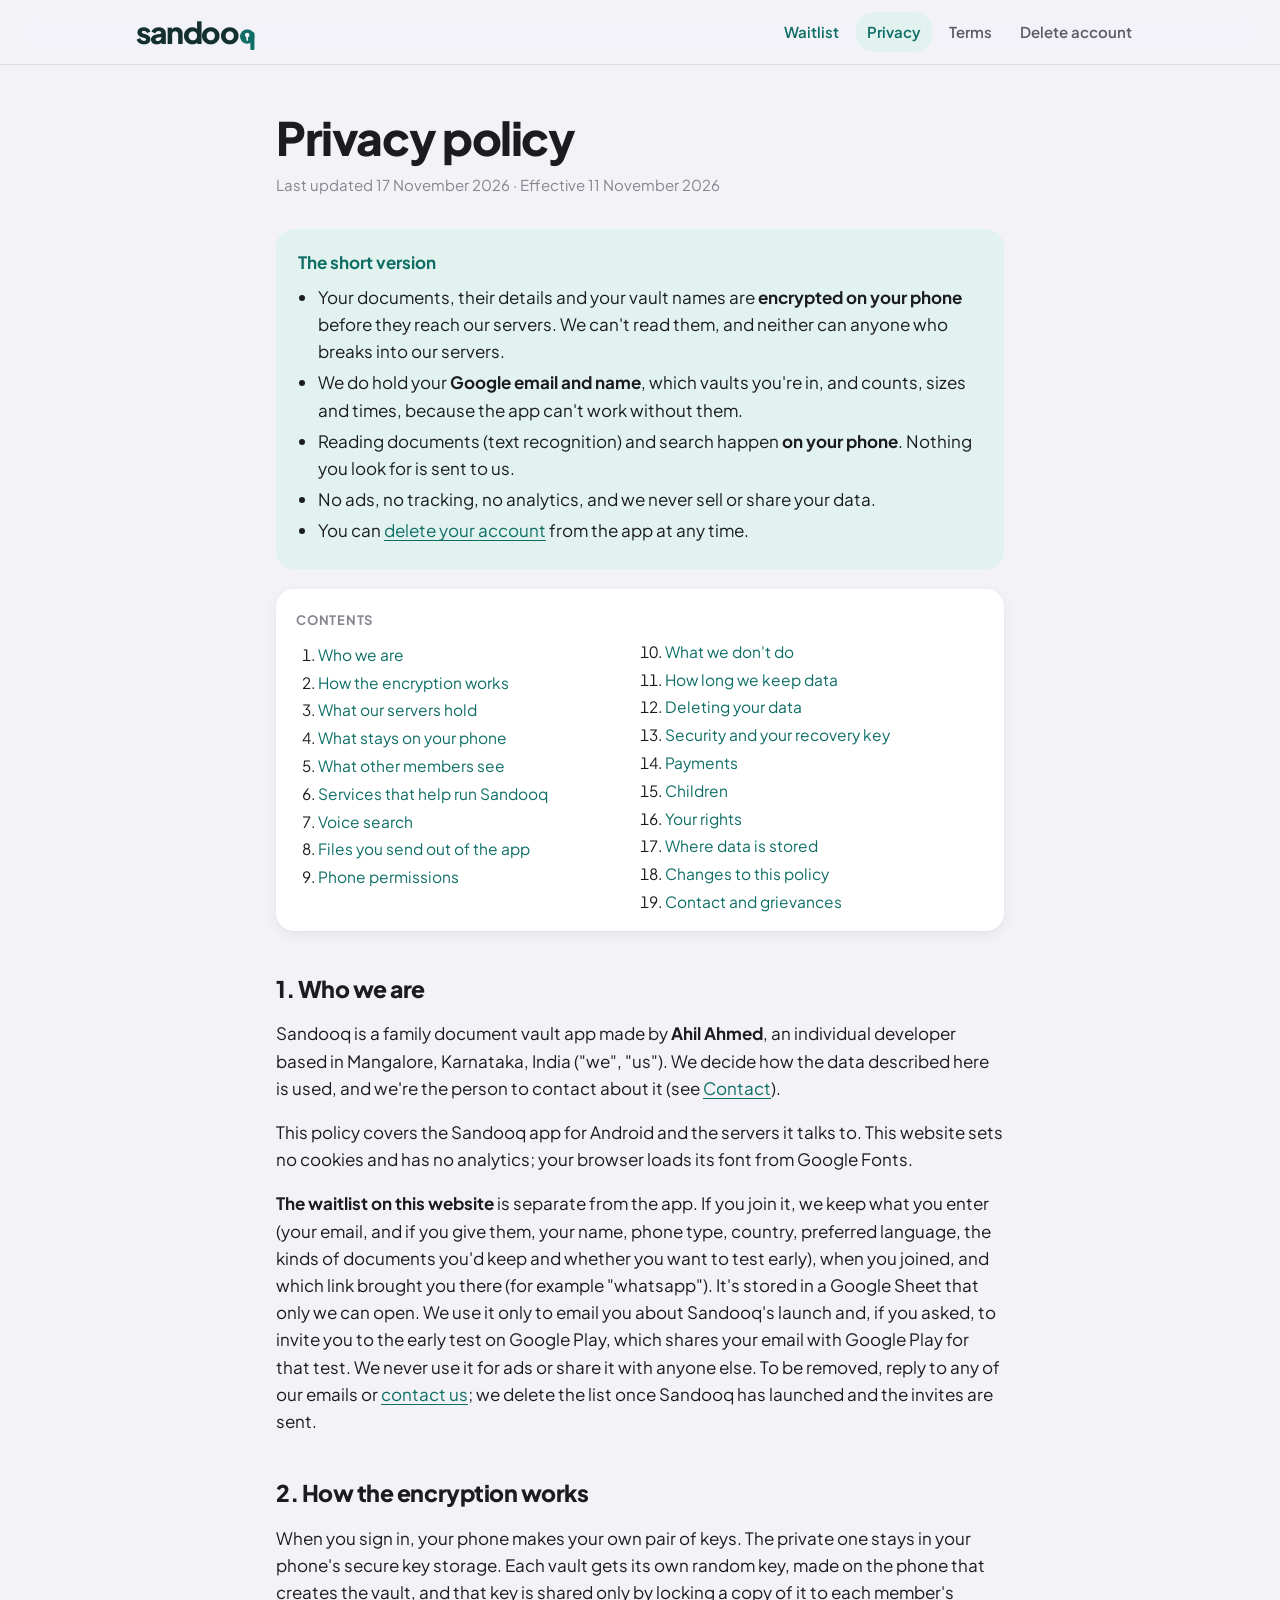
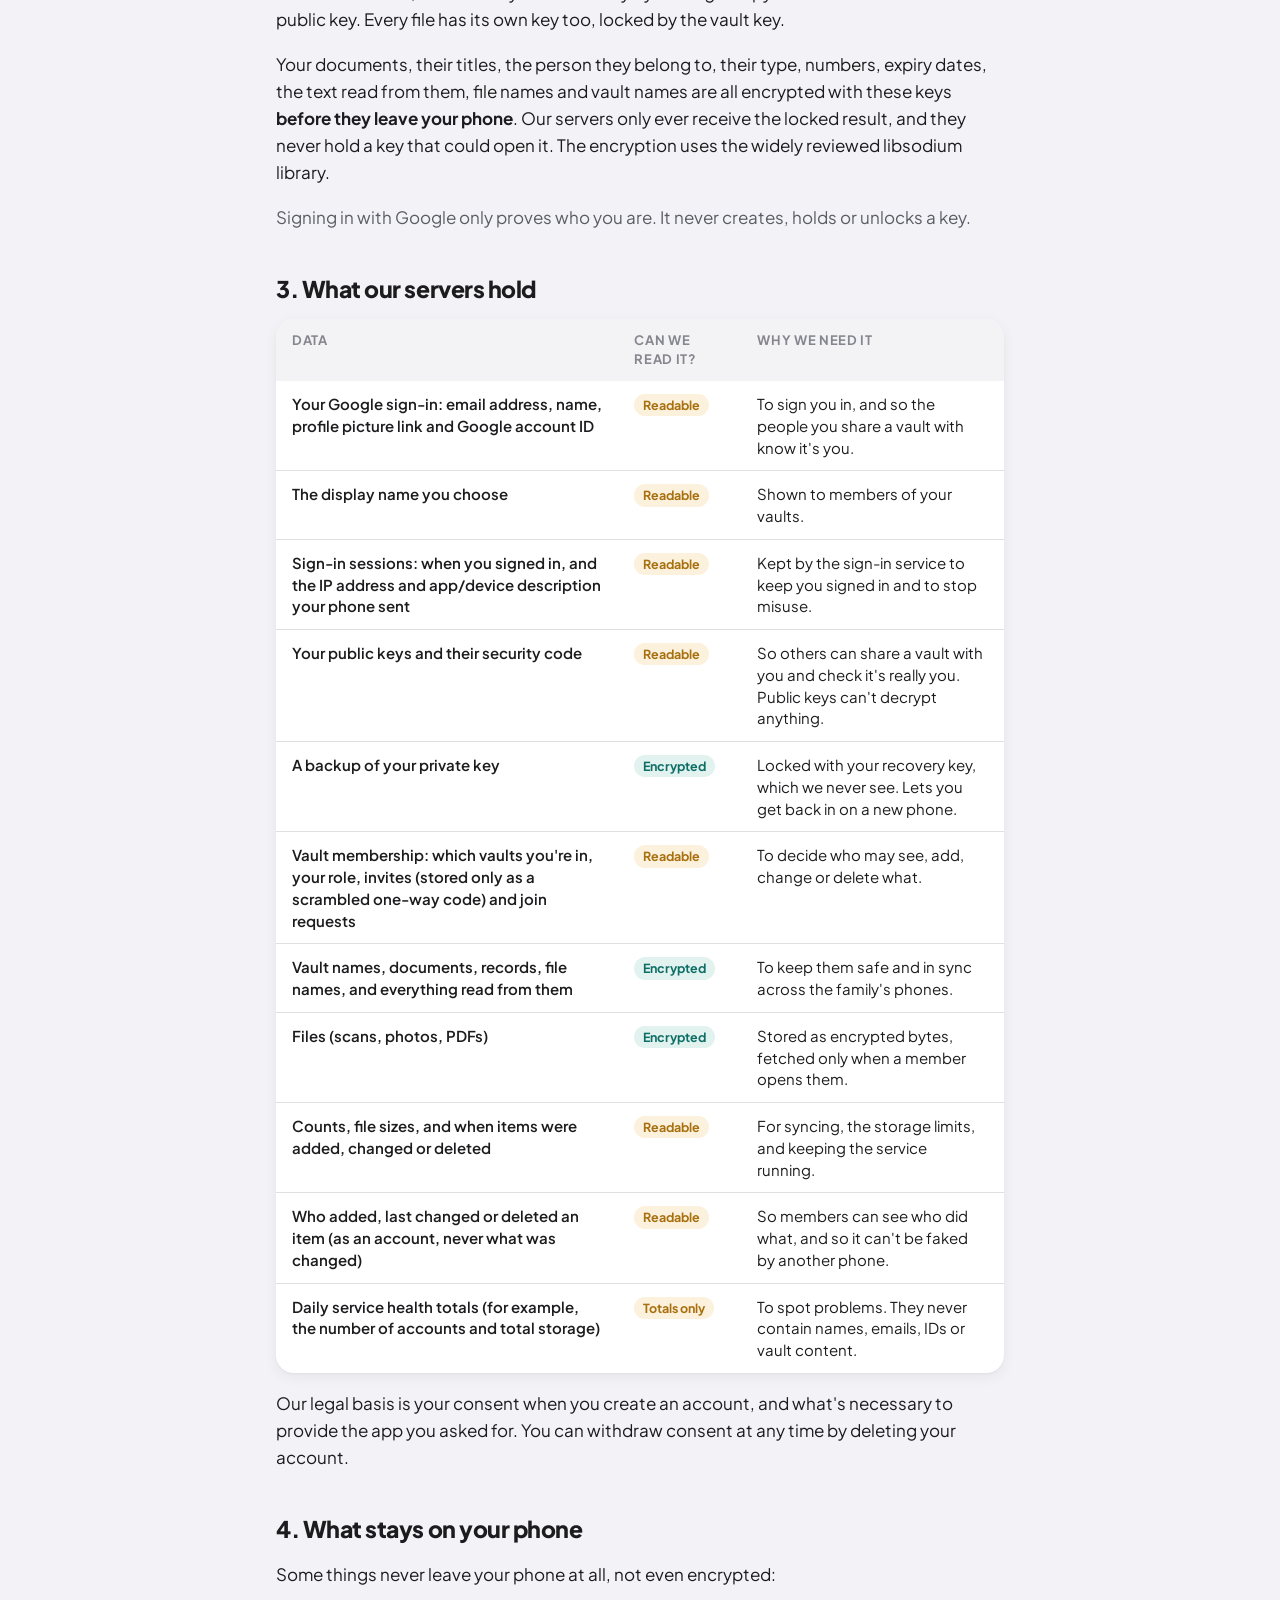
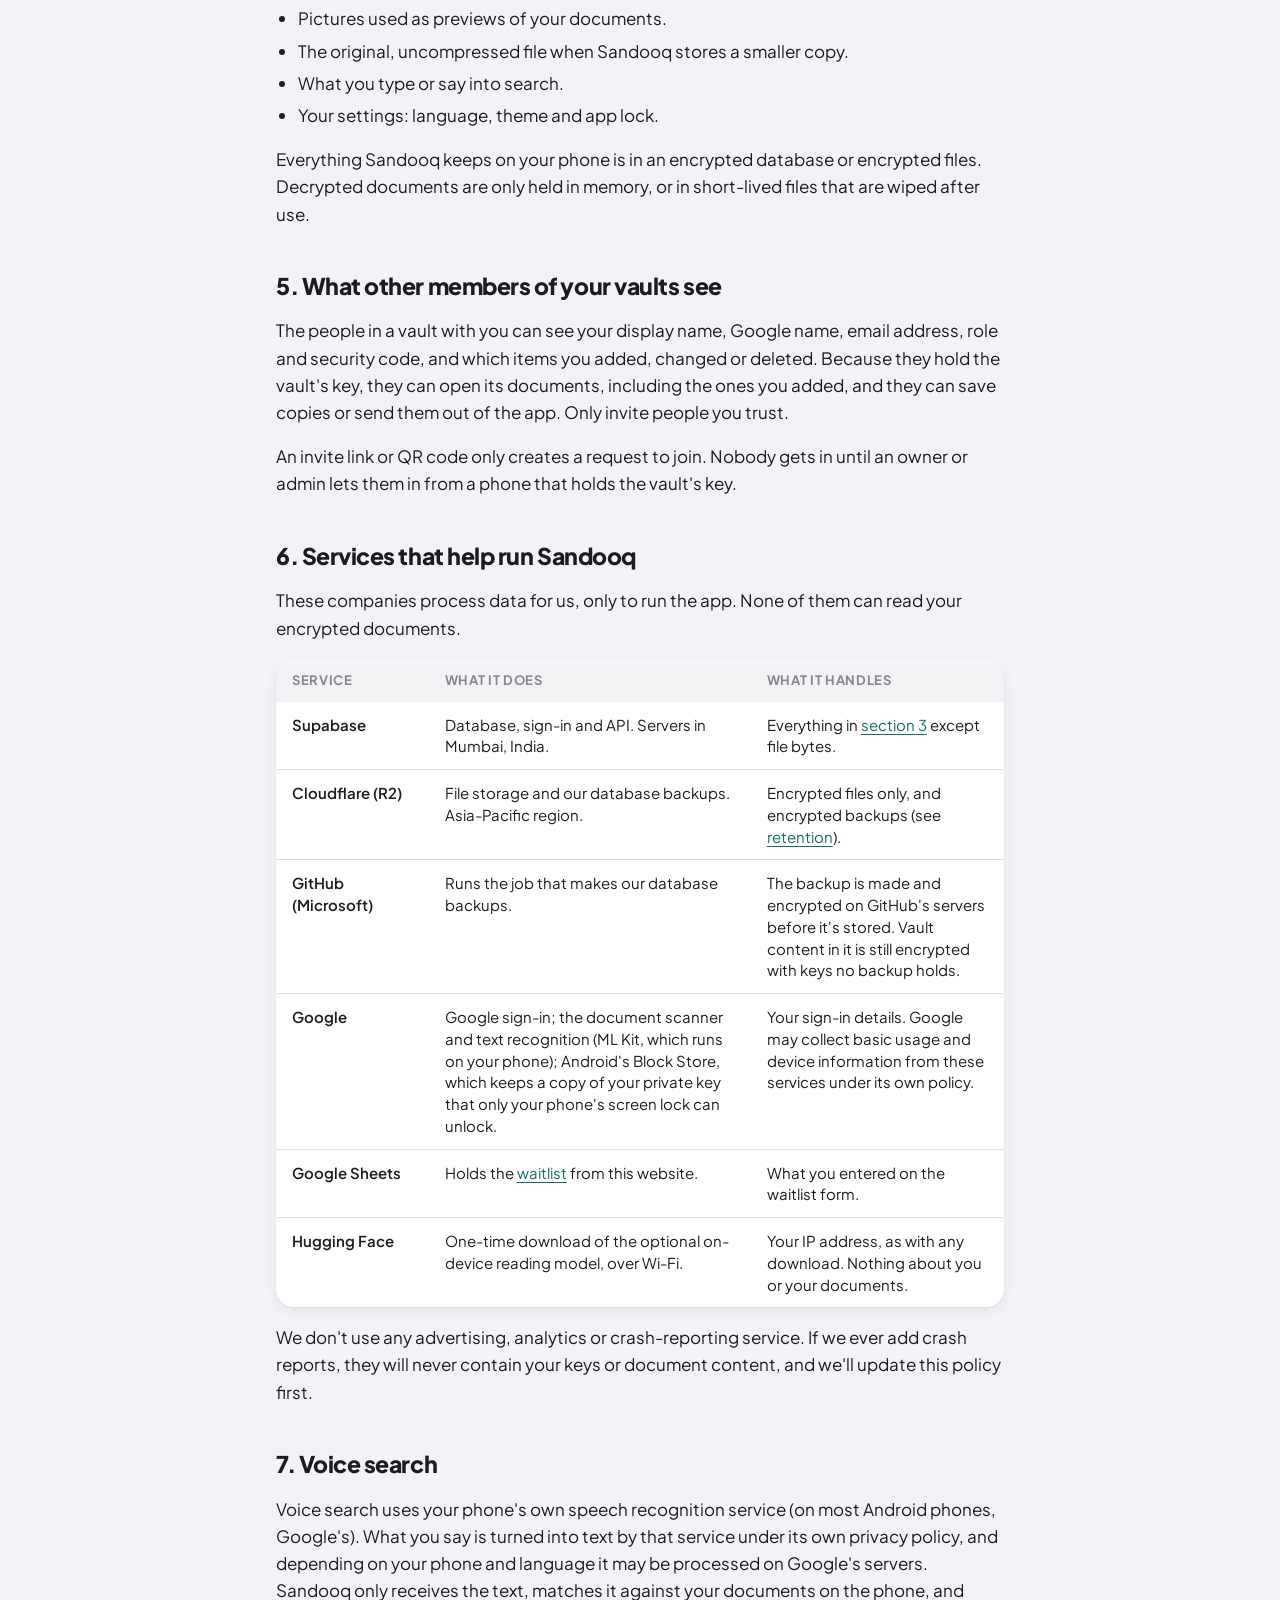
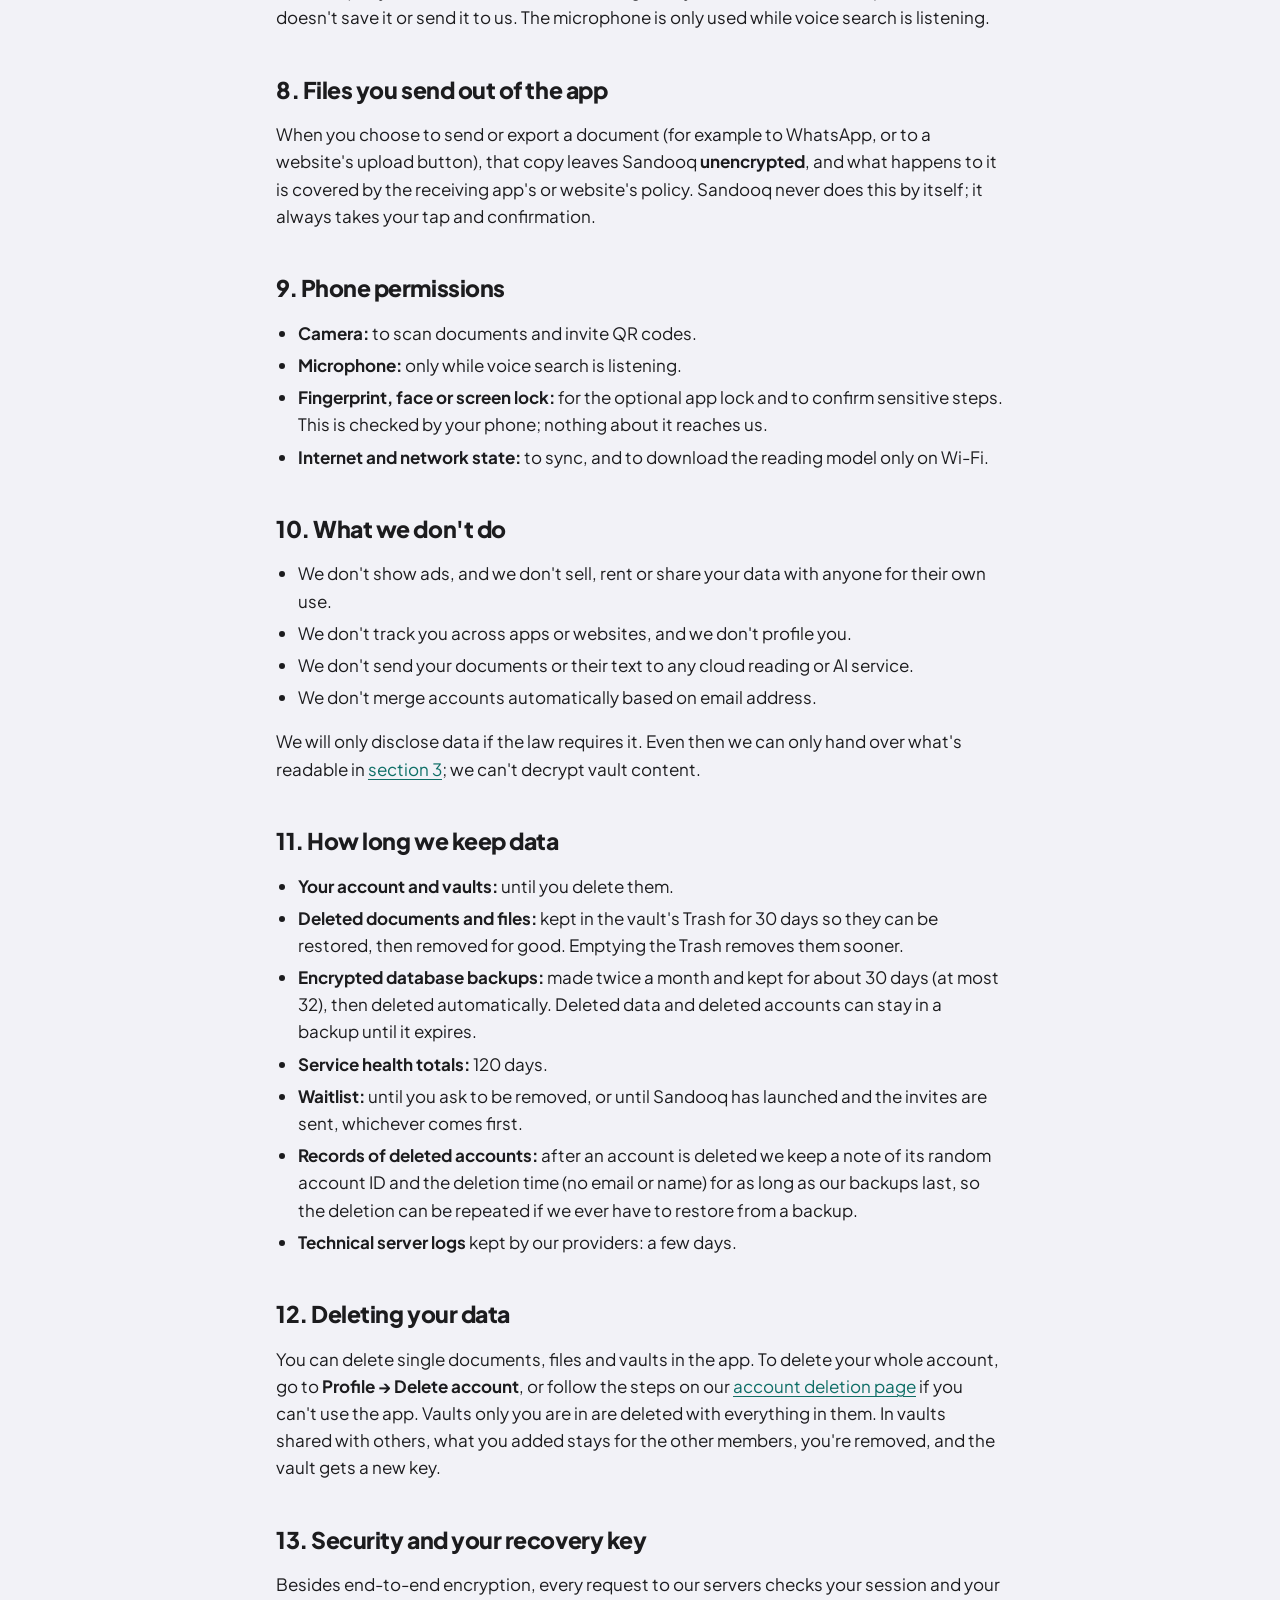
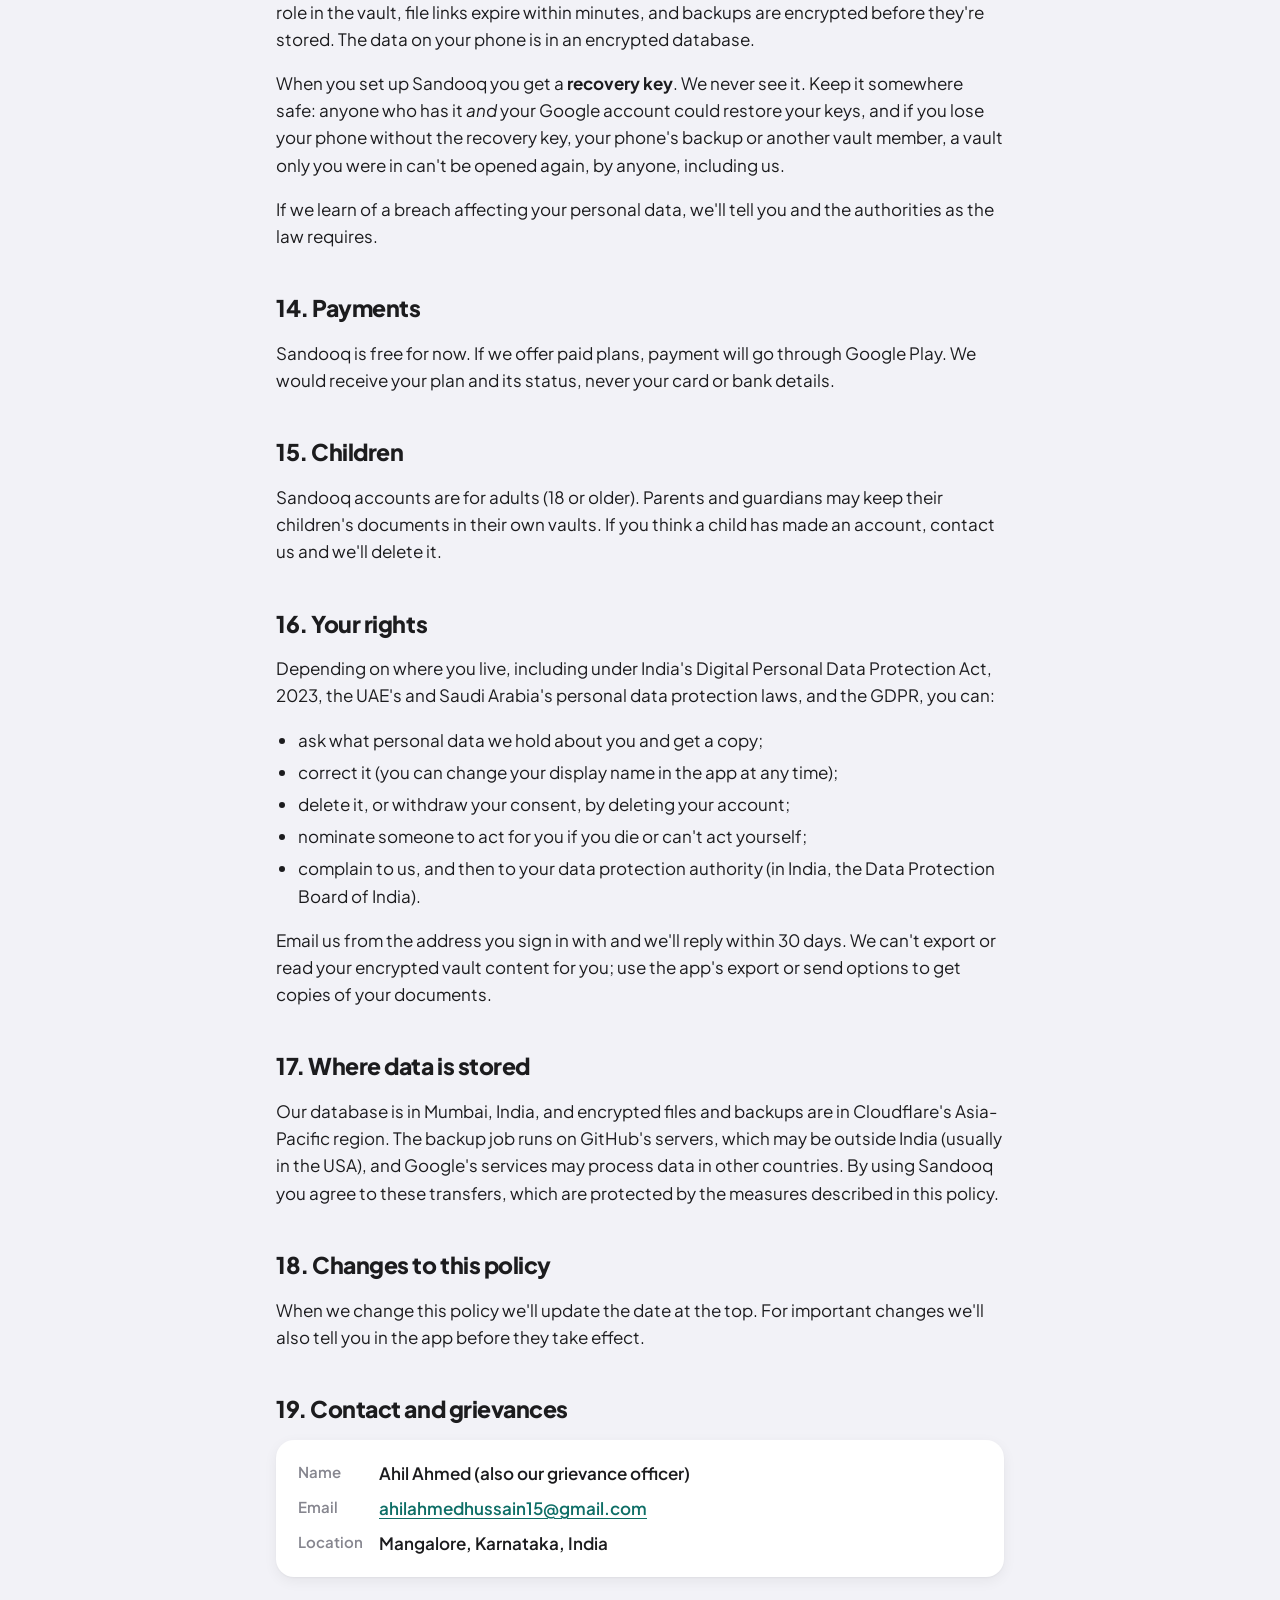
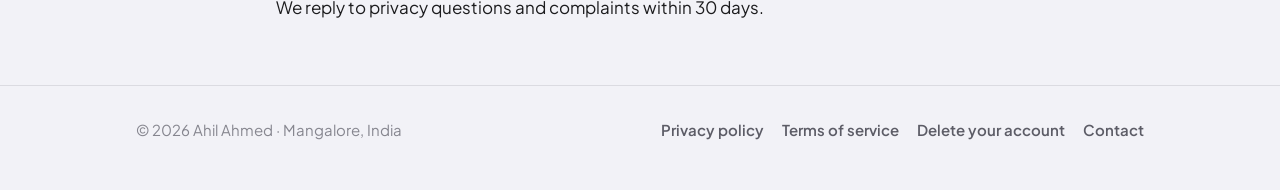
<file: privacy/index.html>
<!doctype html>
<html lang="en">
<head>
  <meta charset="utf-8">
  <meta name="viewport" content="width=device-width, initial-scale=1">
  <title>Privacy policy · Sandooq</title>
  <meta name="description" content="What Sandooq holds about you, what it can't read because it's end-to-end encrypted, who helps run it, and how to delete your data.">
  <meta name="theme-color" content="#F2F2F7" media="(prefers-color-scheme: light)">
  <meta name="theme-color" content="#000000" media="(prefers-color-scheme: dark)">
  <link rel="icon" href="../favicon.svg" type="image/svg+xml">
  <link rel="preconnect" href="https://fonts.googleapis.com">
  <link rel="preconnect" href="https://fonts.gstatic.com" crossorigin>
  <link href="https://fonts.googleapis.com/css2?family=Plus+Jakarta+Sans:wght@400;500;600;700;800&display=swap" rel="stylesheet">
  <link rel="stylesheet" href="../style.css">
</head>
<body>
  <header class="site-header">
    <div class="wrap">
      <a class="wordmark" href="../" aria-label="Sandooq home">sandoo<svg class="q" viewBox="0 0 26 36" aria-hidden="true"><circle class="mark" cx="12.5" cy="12.5" r="12.5"/><rect class="mark" x="18" y="5" width="7" height="31" rx="2"/><circle class="hole" cx="12.5" cy="10" r="4"/><rect class="hole" x="11" y="11" width="3" height="9" rx="1.5"/></svg></a>
      <nav aria-label="Main">
        <a class="nav-cta" href="../waitlist/">Waitlist</a>
        <a href="../privacy/" aria-current="page">Privacy</a>
        <a href="../terms/">Terms</a>
        <a href="../delete-account/">Delete account</a>
      </nav>
    </div>
  </header>

  <main class="wrap narrow">
    <div class="doc-head">
      <h1>Privacy policy</h1>
      <p class="updated">Last updated 17 November 2026 · Effective 11 November 2026</p>
    </div>

    <div class="summary">
      <h2>The short version</h2>
      <ul>
        <li>Your documents, their details and your vault names are <strong>encrypted on your phone</strong> before they reach our servers. We can't read them, and neither can anyone who breaks into our servers.</li>
        <li>We do hold your <strong>Google email and name</strong>, which vaults you're in, and counts, sizes and times, because the app can't work without them.</li>
        <li>Reading documents (text recognition) and search happen <strong>on your phone</strong>. Nothing you look for is sent to us.</li>
        <li>No ads, no tracking, no analytics, and we never sell or share your data.</li>
        <li>You can <a href="../delete-account/">delete your account</a> from the app at any time.</li>
      </ul>
    </div>

    <nav class="toc" aria-label="Contents">
      <strong>Contents</strong>
      <ol>
        <li><a href="#who">Who we are</a></li>
        <li><a href="#encryption">How the encryption works</a></li>
        <li><a href="#server">What our servers hold</a></li>
        <li><a href="#phone">What stays on your phone</a></li>
        <li><a href="#members">What other members see</a></li>
        <li><a href="#providers">Services that help run Sandooq</a></li>
        <li><a href="#voice">Voice search</a></li>
        <li><a href="#leaving">Files you send out of the app</a></li>
        <li><a href="#permissions">Phone permissions</a></li>
        <li><a href="#dont">What we don't do</a></li>
        <li><a href="#retention">How long we keep data</a></li>
        <li><a href="#delete">Deleting your data</a></li>
        <li><a href="#security">Security and your recovery key</a></li>
        <li><a href="#payments">Payments</a></li>
        <li><a href="#children">Children</a></li>
        <li><a href="#rights">Your rights</a></li>
        <li><a href="#transfers">Where data is stored</a></li>
        <li><a href="#changes">Changes to this policy</a></li>
        <li><a href="#contact">Contact and grievances</a></li>
      </ol>
    </nav>

    <article class="prose">
      <h2 id="who">1. Who we are</h2>
      <p>Sandooq is a family document vault app made by <strong>Ahil Ahmed</strong>, an individual developer based in Mangalore, Karnataka, India ("we", "us"). We decide how the data described here is used, and we're the person to contact about it (see <a href="#contact">Contact</a>).</p>
      <p>This policy covers the Sandooq app for Android and the servers it talks to. This website sets no cookies and has no analytics; your browser loads its font from Google Fonts.</p>
      <p id="waitlist"><strong>The waitlist on this website</strong> is separate from the app. If you join it, we keep what you enter (your email, and if you give them, your name, phone type, country, preferred language, the kinds of documents you'd keep and whether you want to test early), when you joined, and which link brought you there (for example "whatsapp"). It's stored in a Google Sheet that only we can open. We use it only to email you about Sandooq's launch and, if you asked, to invite you to the early test on Google Play, which shares your email with Google Play for that test. We never use it for ads or share it with anyone else. To be removed, reply to any of our emails or <a href="#contact">contact us</a>; we delete the list once Sandooq has launched and the invites are sent.</p>

      <h2 id="encryption">2. How the encryption works</h2>
      <p>When you sign in, your phone makes your own pair of keys. The private one stays in your phone's secure key storage. Each vault gets its own random key, made on the phone that creates the vault, and that key is shared only by locking a copy of it to each member's public key. Every file has its own key too, locked by the vault key.</p>
      <p>Your documents, their titles, the person they belong to, their type, numbers, expiry dates, the text read from them, file names and vault names are all encrypted with these keys <strong>before they leave your phone</strong>. Our servers only ever receive the locked result, and they never hold a key that could open it. The encryption uses the widely reviewed libsodium library.</p>
      <p class="muted">Signing in with Google only proves who you are. It never creates, holds or unlocks a key.</p>

      <h2 id="server">3. What our servers hold</h2>
      <div class="table-card">
        <table>
          <thead><tr><th>Data</th><th>Can we read it?</th><th>Why we need it</th></tr></thead>
          <tbody>
            <tr><td>Your Google sign-in: email address, name, profile picture link and Google account ID</td><td><span class="pill plain">Readable</span></td><td>To sign you in, and so the people you share a vault with know it's you.</td></tr>
            <tr><td>The display name you choose</td><td><span class="pill plain">Readable</span></td><td>Shown to members of your vaults.</td></tr>
            <tr><td>Sign-in sessions: when you signed in, and the IP address and app/device description your phone sent</td><td><span class="pill plain">Readable</span></td><td>Kept by the sign-in service to keep you signed in and to stop misuse.</td></tr>
            <tr><td>Your public keys and their security code</td><td><span class="pill plain">Readable</span></td><td>So others can share a vault with you and check it's really you. Public keys can't decrypt anything.</td></tr>
            <tr><td>A backup of your private key</td><td><span class="pill enc">Encrypted</span></td><td>Locked with your recovery key, which we never see. Lets you get back in on a new phone.</td></tr>
            <tr><td>Vault membership: which vaults you're in, your role, invites (stored only as a scrambled one-way code) and join requests</td><td><span class="pill plain">Readable</span></td><td>To decide who may see, add, change or delete what.</td></tr>
            <tr><td>Vault names, documents, records, file names, and everything read from them</td><td><span class="pill enc">Encrypted</span></td><td>To keep them safe and in sync across the family's phones.</td></tr>
            <tr><td>Files (scans, photos, PDFs)</td><td><span class="pill enc">Encrypted</span></td><td>Stored as encrypted bytes, fetched only when a member opens them.</td></tr>
            <tr><td>Counts, file sizes, and when items were added, changed or deleted</td><td><span class="pill plain">Readable</span></td><td>For syncing, the storage limits, and keeping the service running.</td></tr>
            <tr><td>Who added, last changed or deleted an item (as an account, never what was changed)</td><td><span class="pill plain">Readable</span></td><td>So members can see who did what, and so it can't be faked by another phone.</td></tr>
            <tr><td>Daily service health totals (for example, the number of accounts and total storage)</td><td><span class="pill plain">Totals only</span></td><td>To spot problems. They never contain names, emails, IDs or vault content.</td></tr>
          </tbody>
        </table>
      </div>
      <p>Our legal basis is your consent when you create an account, and what's necessary to provide the app you asked for. You can withdraw consent at any time by deleting your account.</p>

      <h2 id="phone">4. What stays on your phone</h2>
      <p>Some things never leave your phone at all, not even encrypted:</p>
      <ul>
        <li>Pictures used as previews of your documents.</li>
        <li>The original, uncompressed file when Sandooq stores a smaller copy.</li>
        <li>What you type or say into search.</li>
        <li>Your settings: language, theme and app lock.</li>
      </ul>
      <p>Everything Sandooq keeps on your phone is in an encrypted database or encrypted files. Decrypted documents are only held in memory, or in short-lived files that are wiped after use.</p>

      <h2 id="members">5. What other members of your vaults see</h2>
      <p>The people in a vault with you can see your display name, Google name, email address, role and security code, and which items you added, changed or deleted. Because they hold the vault's key, they can open its documents, including the ones you added, and they can save copies or send them out of the app. Only invite people you trust.</p>
      <p>An invite link or QR code only creates a request to join. Nobody gets in until an owner or admin lets them in from a phone that holds the vault's key.</p>

      <h2 id="providers">6. Services that help run Sandooq</h2>
      <p>These companies process data for us, only to run the app. None of them can read your encrypted documents.</p>
      <div class="table-card">
        <table>
          <thead><tr><th>Service</th><th>What it does</th><th>What it handles</th></tr></thead>
          <tbody>
            <tr><td>Supabase</td><td>Database, sign-in and API. Servers in Mumbai, India.</td><td>Everything in <a href="#server">section 3</a> except file bytes.</td></tr>
            <tr><td>Cloudflare (R2)</td><td>File storage and our database backups. Asia-Pacific region.</td><td>Encrypted files only, and encrypted backups (see <a href="#retention">retention</a>).</td></tr>
            <tr><td>GitHub (Microsoft)</td><td>Runs the job that makes our database backups.</td><td>The backup is made and encrypted on GitHub's servers before it's stored. Vault content in it is still encrypted with keys no backup holds.</td></tr>
            <tr><td>Google</td><td>Google sign-in; the document scanner and text recognition (ML Kit, which runs on your phone); Android's Block Store, which keeps a copy of your private key that only your phone's screen lock can unlock.</td><td>Your sign-in details. Google may collect basic usage and device information from these services under its own policy.</td></tr>
            <tr><td>Google Sheets</td><td>Holds the <a href="#waitlist">waitlist</a> from this website.</td><td>What you entered on the waitlist form.</td></tr>
            <tr><td>Hugging Face</td><td>One-time download of the optional on-device reading model, over Wi-Fi.</td><td>Your IP address, as with any download. Nothing about you or your documents.</td></tr>
          </tbody>
        </table>
      </div>
      <p>We don't use any advertising, analytics or crash-reporting service. If we ever add crash reports, they will never contain your keys or document content, and we'll update this policy first.</p>

      <h2 id="voice">7. Voice search</h2>
      <p>Voice search uses your phone's own speech recognition service (on most Android phones, Google's). What you say is turned into text by that service under its own privacy policy, and depending on your phone and language it may be processed on Google's servers. Sandooq only receives the text, matches it against your documents on the phone, and doesn't save it or send it to us. The microphone is only used while voice search is listening.</p>

      <h2 id="leaving">8. Files you send out of the app</h2>
      <p>When you choose to send or export a document (for example to WhatsApp, or to a website's upload button), that copy leaves Sandooq <strong>unencrypted</strong>, and what happens to it is covered by the receiving app's or website's policy. Sandooq never does this by itself; it always takes your tap and confirmation.</p>

      <h2 id="permissions">9. Phone permissions</h2>
      <ul>
        <li><strong>Camera:</strong> to scan documents and invite QR codes.</li>
        <li><strong>Microphone:</strong> only while voice search is listening.</li>
        <li><strong>Fingerprint, face or screen lock:</strong> for the optional app lock and to confirm sensitive steps. This is checked by your phone; nothing about it reaches us.</li>
        <li><strong>Internet and network state:</strong> to sync, and to download the reading model only on Wi-Fi.</li>
      </ul>

      <h2 id="dont">10. What we don't do</h2>
      <ul>
        <li>We don't show ads, and we don't sell, rent or share your data with anyone for their own use.</li>
        <li>We don't track you across apps or websites, and we don't profile you.</li>
        <li>We don't send your documents or their text to any cloud reading or AI service.</li>
        <li>We don't merge accounts automatically based on email address.</li>
      </ul>
      <p>We will only disclose data if the law requires it. Even then we can only hand over what's readable in <a href="#server">section 3</a>; we can't decrypt vault content.</p>

      <h2 id="retention">11. How long we keep data</h2>
      <ul>
        <li><strong>Your account and vaults:</strong> until you delete them.</li>
        <li><strong>Deleted documents and files:</strong> kept in the vault's Trash for 30 days so they can be restored, then removed for good. Emptying the Trash removes them sooner.</li>
        <li><strong>Encrypted database backups:</strong> made twice a month and kept for about 30 days (at most 32), then deleted automatically. Deleted data and deleted accounts can stay in a backup until it expires.</li>
        <li><strong>Service health totals:</strong> 120 days.</li>
        <li><strong>Waitlist:</strong> until you ask to be removed, or until Sandooq has launched and the invites are sent, whichever comes first.</li>
        <li><strong>Records of deleted accounts:</strong> after an account is deleted we keep a note of its random account ID and the deletion time (no email or name) for as long as our backups last, so the deletion can be repeated if we ever have to restore from a backup.</li>
        <li><strong>Technical server logs</strong> kept by our providers: a few days.</li>
      </ul>

      <h2 id="delete">12. Deleting your data</h2>
      <p>You can delete single documents, files and vaults in the app. To delete your whole account, go to <strong>Profile → Delete account</strong>, or follow the steps on our <a href="../delete-account/">account deletion page</a> if you can't use the app. Vaults only you are in are deleted with everything in them. In vaults shared with others, what you added stays for the other members, you're removed, and the vault gets a new key.</p>

      <h2 id="security">13. Security and your recovery key</h2>
      <p>Besides end-to-end encryption, every request to our servers checks your session and your role in the vault, file links expire within minutes, and backups are encrypted before they're stored. The data on your phone is in an encrypted database.</p>
      <p>When you set up Sandooq you get a <strong>recovery key</strong>. We never see it. Keep it somewhere safe: anyone who has it <em>and</em> your Google account could restore your keys, and if you lose your phone without the recovery key, your phone's backup or another vault member, a vault only you were in can't be opened again, by anyone, including us.</p>
      <p>If we learn of a breach affecting your personal data, we'll tell you and the authorities as the law requires.</p>

      <h2 id="payments">14. Payments</h2>
      <p>Sandooq is free for now. If we offer paid plans, payment will go through Google Play. We would receive your plan and its status, never your card or bank details.</p>

      <h2 id="children">15. Children</h2>
      <p>Sandooq accounts are for adults (18 or older). Parents and guardians may keep their children's documents in their own vaults. If you think a child has made an account, contact us and we'll delete it.</p>

      <h2 id="rights">16. Your rights</h2>
      <p>Depending on where you live, including under India's Digital Personal Data Protection Act, 2023, the UAE's and Saudi Arabia's personal data protection laws, and the GDPR, you can:</p>
      <ul>
        <li>ask what personal data we hold about you and get a copy;</li>
        <li>correct it (you can change your display name in the app at any time);</li>
        <li>delete it, or withdraw your consent, by deleting your account;</li>
        <li>nominate someone to act for you if you die or can't act yourself;</li>
        <li>complain to us, and then to your data protection authority (in India, the Data Protection Board of India).</li>
      </ul>
      <p>Email us from the address you sign in with and we'll reply within 30 days. We can't export or read your encrypted vault content for you; use the app's export or send options to get copies of your documents.</p>

      <h2 id="transfers">17. Where data is stored</h2>
      <p>Our database is in Mumbai, India, and encrypted files and backups are in Cloudflare's Asia-Pacific region. The backup job runs on GitHub's servers, which may be outside India (usually in the USA), and Google's services may process data in other countries. By using Sandooq you agree to these transfers, which are protected by the measures described in this policy.</p>

      <h2 id="changes">18. Changes to this policy</h2>
      <p>When we change this policy we'll update the date at the top. For important changes we'll also tell you in the app before they take effect.</p>

      <h2 id="contact">19. Contact and grievances</h2>
      <div class="mail-card">
        <dl>
          <dt>Name</dt><dd>Ahil Ahmed (also our grievance officer)</dd>
          <dt>Email</dt><dd><a href="mailto:ahilahmedhussain15@gmail.com">ahilahmedhussain15@gmail.com</a></dd>
          <dt>Location</dt><dd>Mangalore, Karnataka, India</dd>
        </dl>
      </div>
      <p>We reply to privacy questions and complaints within 30 days.</p>
    </article>
  </main>

  <footer class="site-footer">
    <div class="wrap">
      <span>© 2026 Ahil Ahmed · Mangalore, India</span>
      <nav aria-label="Footer">
        <a href="../privacy/">Privacy policy</a>
        <a href="../terms/">Terms of service</a>
        <a href="../delete-account/">Delete your account</a>
        <a href="mailto:ahilahmedhussain15@gmail.com">Contact</a>
      </nav>
    </div>
  </footer>
</body>
</html>
</file>
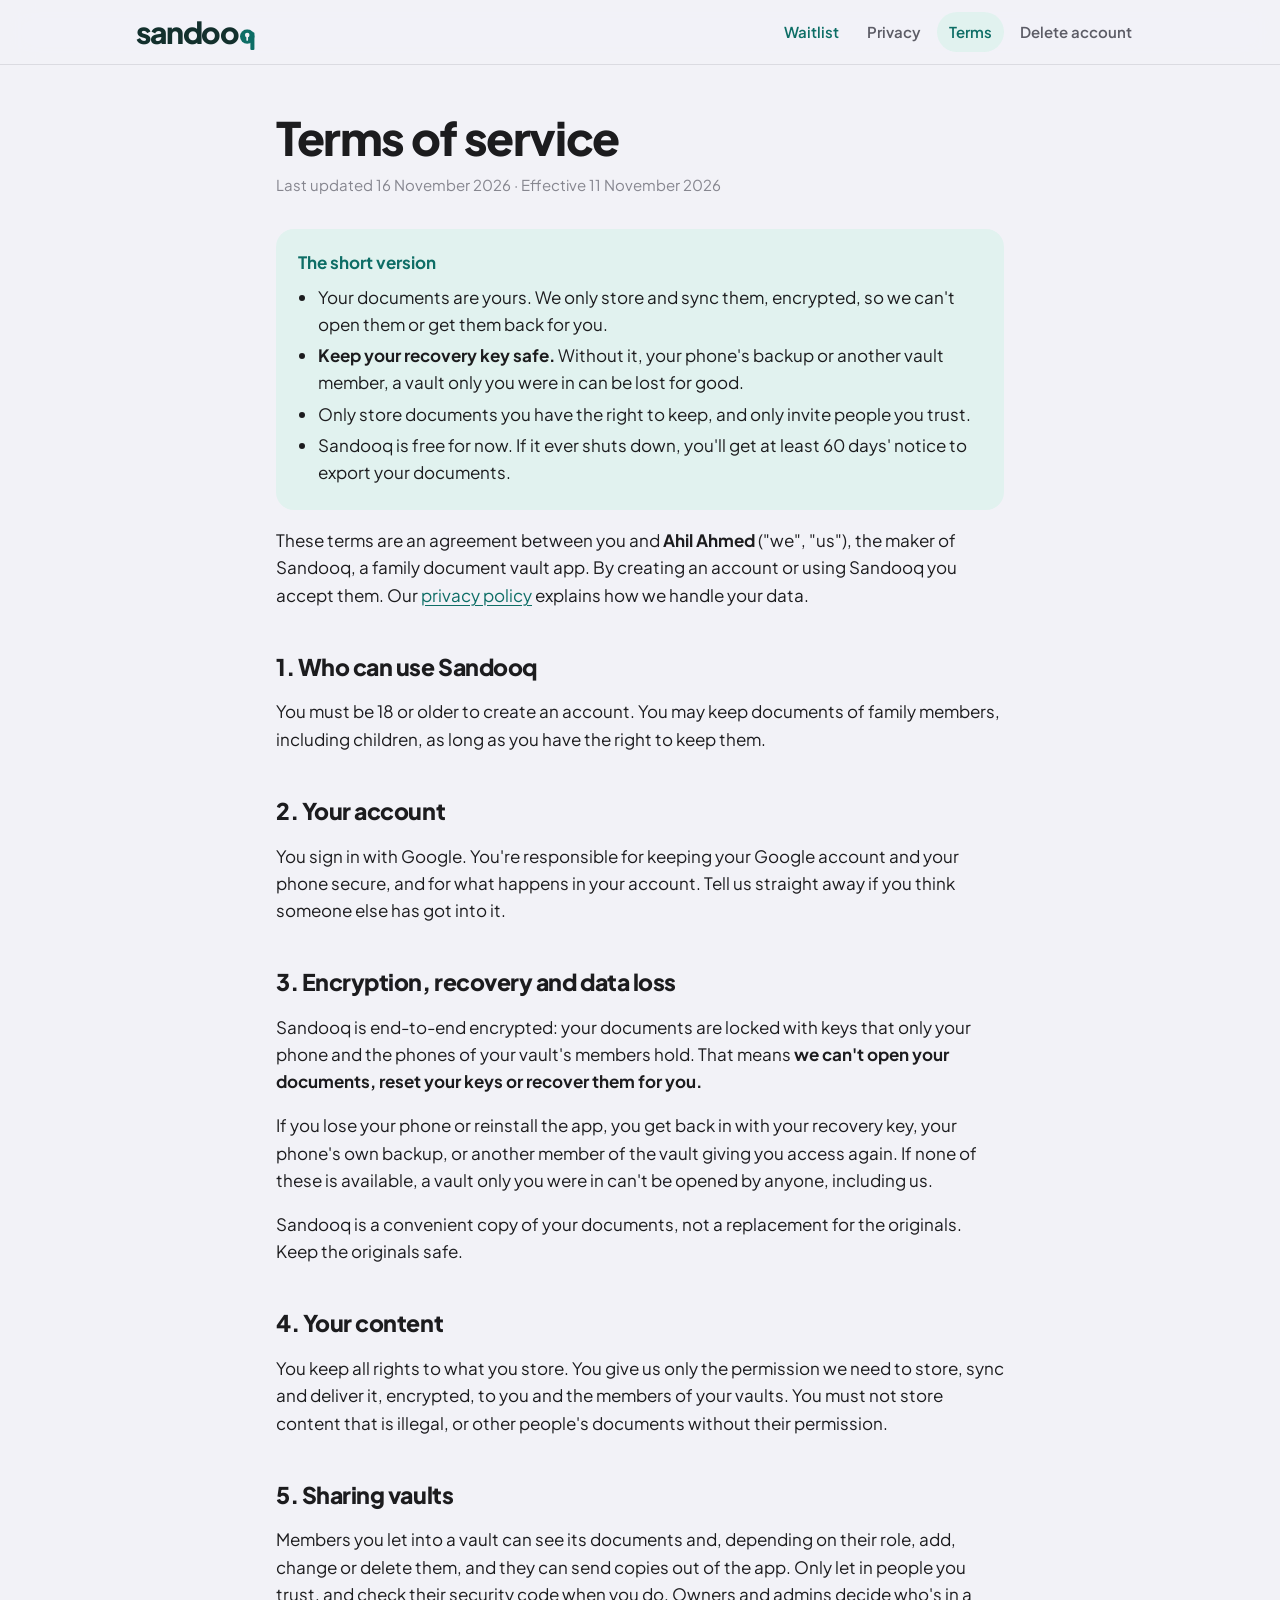
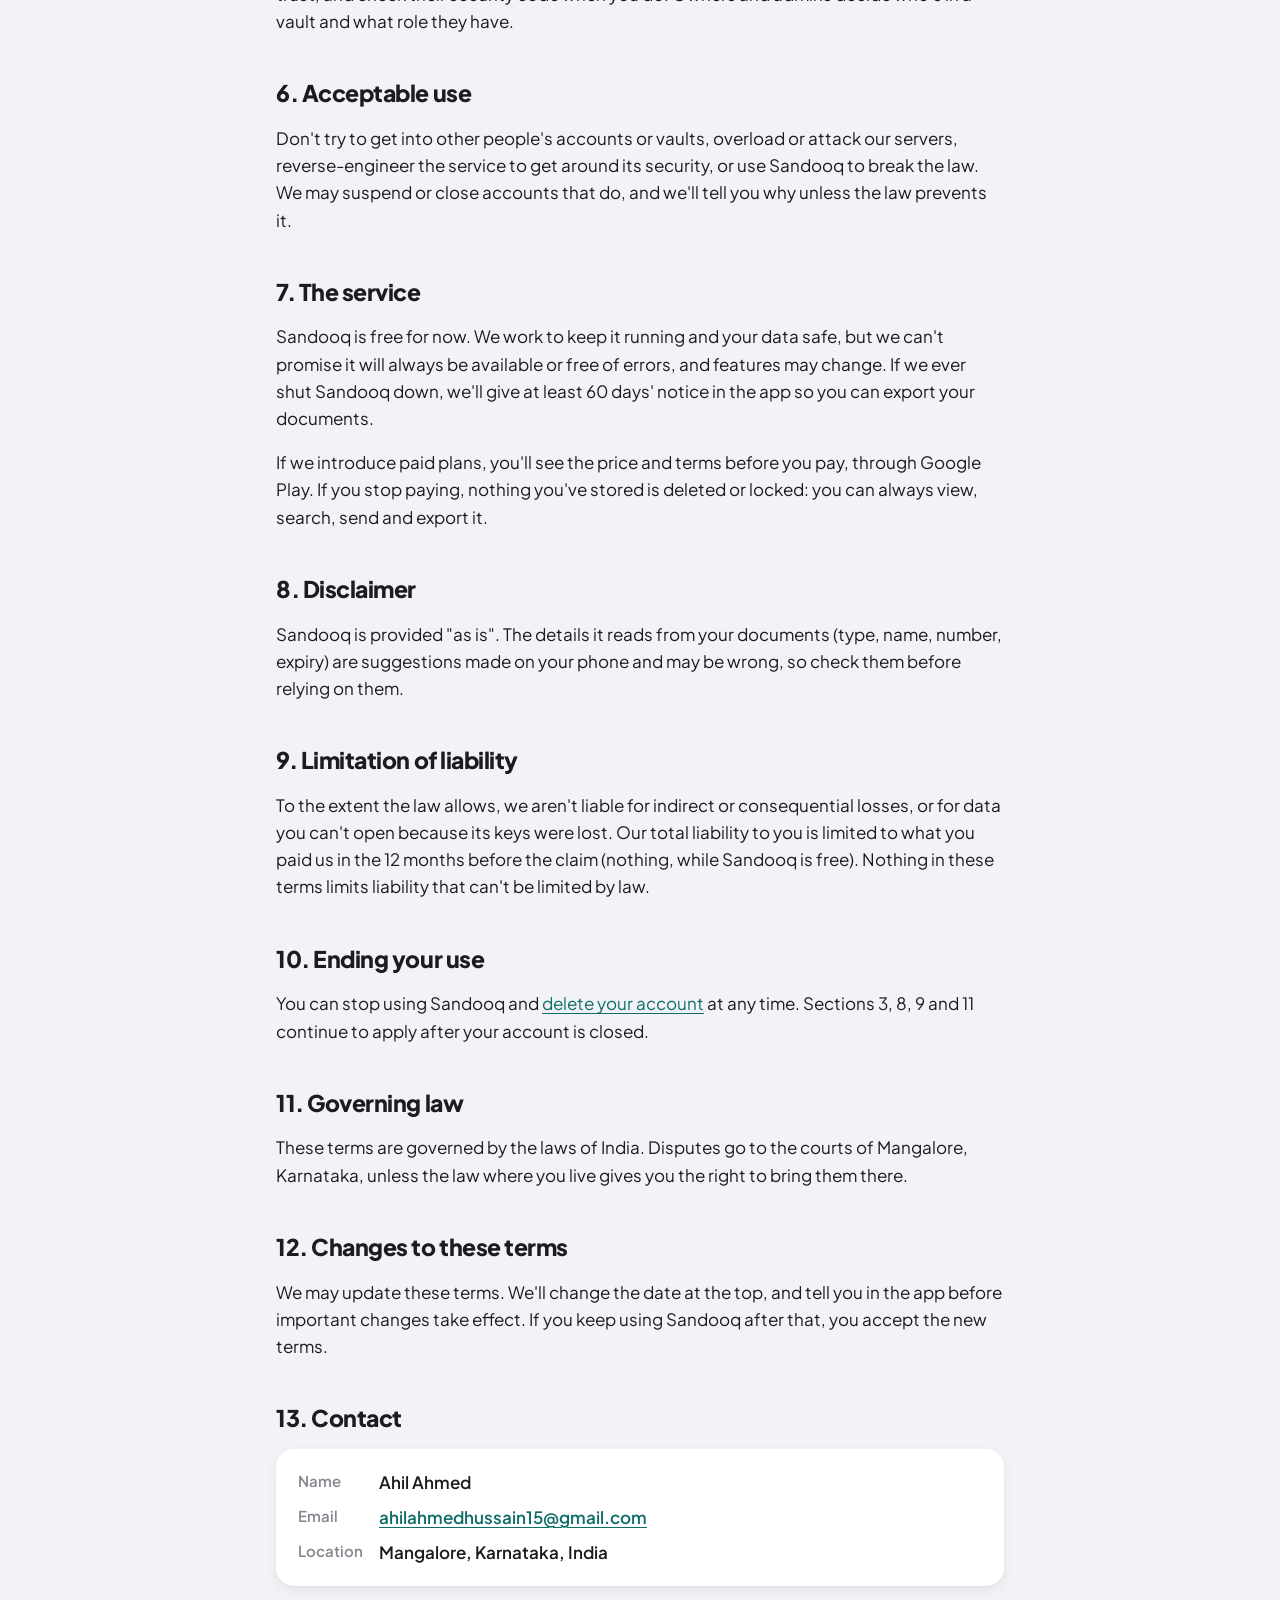
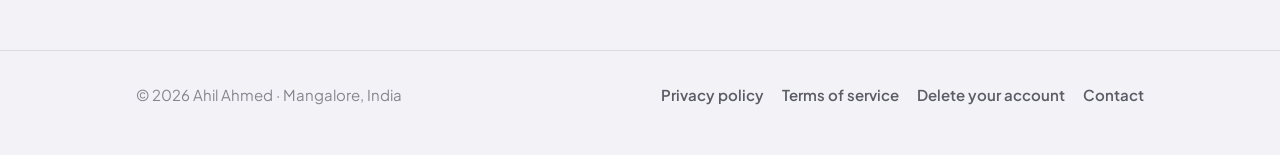
<file: terms/index.html>
<!doctype html>
<html lang="en">
<head>
  <meta charset="utf-8">
  <meta name="viewport" content="width=device-width, initial-scale=1">
  <title>Terms of service · Sandooq</title>
  <meta name="description" content="The terms for using Sandooq, the end-to-end encrypted family document vault.">
  <meta name="theme-color" content="#F2F2F7" media="(prefers-color-scheme: light)">
  <meta name="theme-color" content="#000000" media="(prefers-color-scheme: dark)">
  <link rel="icon" href="../favicon.svg" type="image/svg+xml">
  <link rel="preconnect" href="https://fonts.googleapis.com">
  <link rel="preconnect" href="https://fonts.gstatic.com" crossorigin>
  <link href="https://fonts.googleapis.com/css2?family=Plus+Jakarta+Sans:wght@400;500;600;700;800&display=swap" rel="stylesheet">
  <link rel="stylesheet" href="../style.css">
</head>
<body>
  <header class="site-header">
    <div class="wrap">
      <a class="wordmark" href="../" aria-label="Sandooq home">sandoo<svg class="q" viewBox="0 0 26 36" aria-hidden="true"><circle class="mark" cx="12.5" cy="12.5" r="12.5"/><rect class="mark" x="18" y="5" width="7" height="31" rx="2"/><circle class="hole" cx="12.5" cy="10" r="4"/><rect class="hole" x="11" y="11" width="3" height="9" rx="1.5"/></svg></a>
      <nav aria-label="Main">
        <a class="nav-cta" href="../waitlist/">Waitlist</a>
        <a href="../privacy/">Privacy</a>
        <a href="../terms/" aria-current="page">Terms</a>
        <a href="../delete-account/">Delete account</a>
      </nav>
    </div>
  </header>

  <main class="wrap narrow">
    <div class="doc-head">
      <h1>Terms of service</h1>
      <p class="updated">Last updated 16 November 2026 · Effective 11 November 2026</p>
    </div>

    <div class="summary">
      <h2>The short version</h2>
      <ul>
        <li>Your documents are yours. We only store and sync them, encrypted, so we can't open them or get them back for you.</li>
        <li><strong>Keep your recovery key safe.</strong> Without it, your phone's backup or another vault member, a vault only you were in can be lost for good.</li>
        <li>Only store documents you have the right to keep, and only invite people you trust.</li>
        <li>Sandooq is free for now. If it ever shuts down, you'll get at least 60 days' notice to export your documents.</li>
      </ul>
    </div>

    <article class="prose">
      <p>These terms are an agreement between you and <strong>Ahil Ahmed</strong> ("we", "us"), the maker of Sandooq, a family document vault app. By creating an account or using Sandooq you accept them. Our <a href="../privacy/">privacy policy</a> explains how we handle your data.</p>

      <h2 id="eligibility">1. Who can use Sandooq</h2>
      <p>You must be 18 or older to create an account. You may keep documents of family members, including children, as long as you have the right to keep them.</p>

      <h2 id="account">2. Your account</h2>
      <p>You sign in with Google. You're responsible for keeping your Google account and your phone secure, and for what happens in your account. Tell us straight away if you think someone else has got into it.</p>

      <h2 id="recovery">3. Encryption, recovery and data loss</h2>
      <p>Sandooq is end-to-end encrypted: your documents are locked with keys that only your phone and the phones of your vault's members hold. That means <strong>we can't open your documents, reset your keys or recover them for you.</strong></p>
      <p>If you lose your phone or reinstall the app, you get back in with your recovery key, your phone's own backup, or another member of the vault giving you access again. If none of these is available, a vault only you were in can't be opened by anyone, including us.</p>
      <p>Sandooq is a convenient copy of your documents, not a replacement for the originals. Keep the originals safe.</p>

      <h2 id="content">4. Your content</h2>
      <p>You keep all rights to what you store. You give us only the permission we need to store, sync and deliver it, encrypted, to you and the members of your vaults. You must not store content that is illegal, or other people's documents without their permission.</p>

      <h2 id="sharing">5. Sharing vaults</h2>
      <p>Members you let into a vault can see its documents and, depending on their role, add, change or delete them, and they can send copies out of the app. Only let in people you trust, and check their security code when you do. Owners and admins decide who's in a vault and what role they have.</p>

      <h2 id="use">6. Acceptable use</h2>
      <p>Don't try to get into other people's accounts or vaults, overload or attack our servers, reverse-engineer the service to get around its security, or use Sandooq to break the law. We may suspend or close accounts that do, and we'll tell you why unless the law prevents it.</p>

      <h2 id="service">7. The service</h2>
      <p>Sandooq is free for now. We work to keep it running and your data safe, but we can't promise it will always be available or free of errors, and features may change. If we ever shut Sandooq down, we'll give at least 60 days' notice in the app so you can export your documents.</p>
      <p>If we introduce paid plans, you'll see the price and terms before you pay, through Google Play. If you stop paying, nothing you've stored is deleted or locked: you can always view, search, send and export it.</p>

      <h2 id="disclaimer">8. Disclaimer</h2>
      <p>Sandooq is provided "as is". The details it reads from your documents (type, name, number, expiry) are suggestions made on your phone and may be wrong, so check them before relying on them.</p>

      <h2 id="liability">9. Limitation of liability</h2>
      <p>To the extent the law allows, we aren't liable for indirect or consequential losses, or for data you can't open because its keys were lost. Our total liability to you is limited to what you paid us in the 12 months before the claim (nothing, while Sandooq is free). Nothing in these terms limits liability that can't be limited by law.</p>

      <h2 id="ending">10. Ending your use</h2>
      <p>You can stop using Sandooq and <a href="../delete-account/">delete your account</a> at any time. Sections 3, 8, 9 and 11 continue to apply after your account is closed.</p>

      <h2 id="law">11. Governing law</h2>
      <p>These terms are governed by the laws of India. Disputes go to the courts of Mangalore, Karnataka, unless the law where you live gives you the right to bring them there.</p>

      <h2 id="changes">12. Changes to these terms</h2>
      <p>We may update these terms. We'll change the date at the top, and tell you in the app before important changes take effect. If you keep using Sandooq after that, you accept the new terms.</p>

      <h2 id="contact">13. Contact</h2>
      <div class="mail-card">
        <dl>
          <dt>Name</dt><dd>Ahil Ahmed</dd>
          <dt>Email</dt><dd><a href="mailto:ahilahmedhussain15@gmail.com">ahilahmedhussain15@gmail.com</a></dd>
          <dt>Location</dt><dd>Mangalore, Karnataka, India</dd>
        </dl>
      </div>
    </article>
  </main>

  <footer class="site-footer">
    <div class="wrap">
      <span>© 2026 Ahil Ahmed · Mangalore, India</span>
      <nav aria-label="Footer">
        <a href="../privacy/">Privacy policy</a>
        <a href="../terms/">Terms of service</a>
        <a href="../delete-account/">Delete your account</a>
        <a href="mailto:ahilahmedhussain15@gmail.com">Contact</a>
      </nav>
    </div>
  </footer>
</body>
</html>
</file>
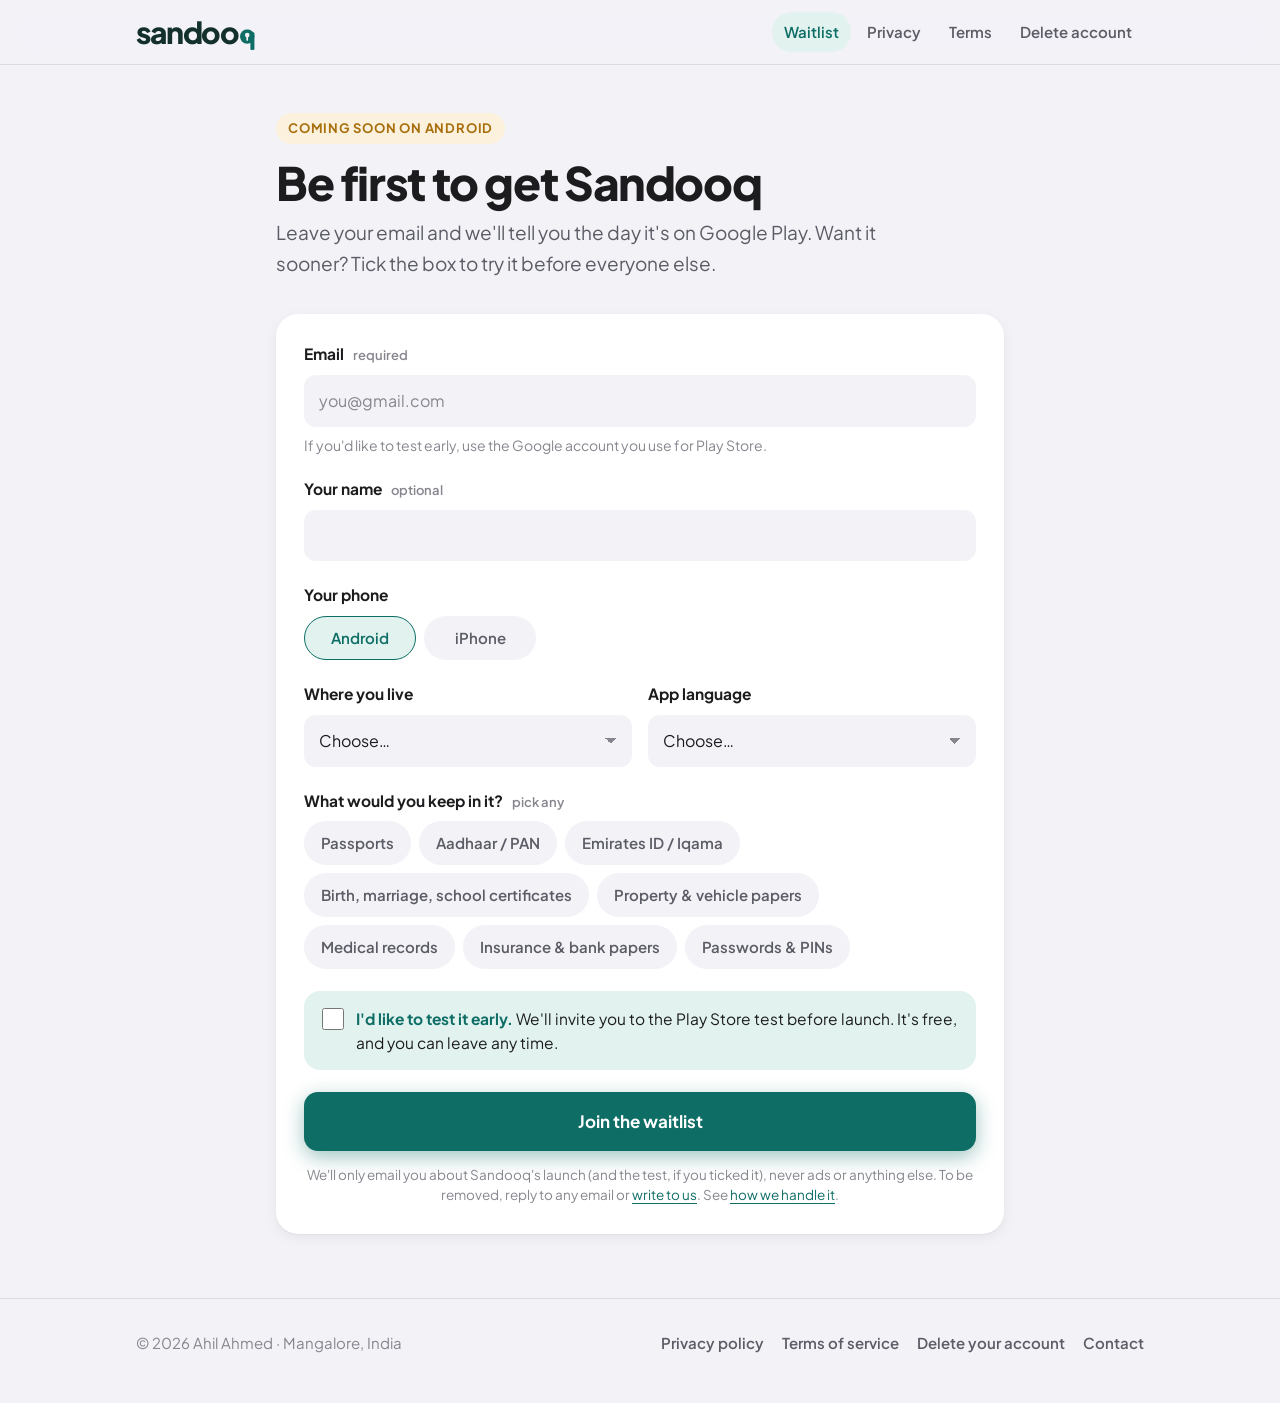
<file: waitlist/index.html>
<!doctype html>
<html lang="en">
<head>
  <meta charset="utf-8">
  <meta name="viewport" content="width=device-width, initial-scale=1">
  <title>Join the waitlist · Sandooq</title>
  <meta name="description" content="Sandooq is coming soon to Android. Leave your email and we'll tell you the day it's out, or invite you to try it early.">
  <meta property="og:title" content="Sandooq is coming soon. Join the waitlist.">
  <meta property="og:description" content="Your family's passports, IDs and papers, end-to-end encrypted and found by voice in your own language.">
  <meta name="theme-color" content="#F2F2F7" media="(prefers-color-scheme: light)">
  <meta name="theme-color" content="#000000" media="(prefers-color-scheme: dark)">
  <link rel="icon" href="../favicon.svg" type="image/svg+xml">
  <link rel="preconnect" href="https://fonts.googleapis.com">
  <link rel="preconnect" href="https://fonts.gstatic.com" crossorigin>
  <link href="https://fonts.googleapis.com/css2?family=Plus+Jakarta+Sans:wght@400;500;600;700;800&display=swap" rel="stylesheet">
  <link rel="stylesheet" href="../style.css">
</head>
<body>
  <header class="site-header">
    <div class="wrap">
      <a class="wordmark" href="../" aria-label="Sandooq home">sandoo<svg class="q" viewBox="0 0 26 36" aria-hidden="true"><circle class="mark" cx="12.5" cy="12.5" r="12.5"/><rect class="mark" x="18" y="5" width="7" height="31" rx="2"/><circle class="hole" cx="12.5" cy="10" r="4"/><rect class="hole" x="11" y="11" width="3" height="9" rx="1.5"/></svg></a>
      <nav aria-label="Main">
        <a class="nav-cta" href="../waitlist/" aria-current="page">Waitlist</a>
        <a href="../privacy/">Privacy</a>
        <a href="../terms/">Terms</a>
        <a href="../delete-account/">Delete account</a>
      </nav>
    </div>
  </header>

  <main class="wrap narrow">
    <div class="doc-head">
      <span class="eyebrow">Coming soon on Android</span>
      <h1>Be first to get Sandooq</h1>
      <p class="lead">Leave your email and we'll tell you the day it's on Google Play. Want it sooner? Tick the box to try it before everyone else.</p>
    </div>

    <form id="waitlist" class="form-card" novalidate>
      <div class="field">
        <label for="email">Email <span class="req">required</span></label>
        <input id="email" name="email" type="email" autocomplete="email" inputmode="email" maxlength="254" required placeholder="you@gmail.com">
        <p class="hint" id="email-hint">If you'd like to test early, use the Google account you use for Play Store.</p>
        <p class="error" id="email-error" hidden>Please enter a valid email address.</p>
      </div>

      <div class="field">
        <label for="name">Your name <span class="opt">optional</span></label>
        <input id="name" name="name" type="text" autocomplete="name" maxlength="80">
      </div>

      <fieldset class="field">
        <legend>Your phone</legend>
        <div class="seg">
          <label><input type="radio" name="phone" value="android" checked><span>Android</span></label>
          <label><input type="radio" name="phone" value="iphone"><span>iPhone</span></label>
        </div>
        <p class="hint" id="iphone-note" hidden>Android comes first. We'll email you when the iPhone app is ready too.</p>
      </fieldset>

      <div class="row2">
        <div class="field">
          <label for="country">Where you live</label>
          <select id="country" name="country">
            <option value="">Choose…</option>
            <option value="india">India</option>
            <option value="uae">UAE</option>
            <option value="saudi">Saudi Arabia</option>
            <option value="qatar">Qatar</option>
            <option value="kuwait">Kuwait</option>
            <option value="oman">Oman</option>
            <option value="bahrain">Bahrain</option>
            <option value="other">Somewhere else</option>
          </select>
        </div>
        <div class="field">
          <label for="language">App language</label>
          <select id="language" name="language">
            <option value="">Choose…</option>
            <option value="en">English</option>
            <option value="ml" lang="ml">മലയാളം (Malayalam)</option>
            <option value="kn" lang="kn">ಕನ್ನಡ (Kannada)</option>
            <option value="ta" lang="ta">தமிழ் (Tamil)</option>
            <option value="hi" lang="hi">हिन्दी (Hindi)</option>
            <option value="ar" lang="ar">العربية (Arabic)</option>
          </select>
        </div>
      </div>

      <fieldset class="field">
        <legend>What would you keep in it? <span class="opt">pick any</span></legend>
        <div class="chips">
          <label><input type="checkbox" name="docs" value="passports"><span>Passports</span></label>
          <label><input type="checkbox" name="docs" value="aadhaar_pan"><span>Aadhaar / PAN</span></label>
          <label><input type="checkbox" name="docs" value="gulf_id"><span>Emirates ID / Iqama</span></label>
          <label><input type="checkbox" name="docs" value="certificates"><span>Birth, marriage, school certificates</span></label>
          <label><input type="checkbox" name="docs" value="property_vehicle"><span>Property &amp; vehicle papers</span></label>
          <label><input type="checkbox" name="docs" value="medical"><span>Medical records</span></label>
          <label><input type="checkbox" name="docs" value="insurance_bank"><span>Insurance &amp; bank papers</span></label>
          <label><input type="checkbox" name="docs" value="passwords"><span>Passwords &amp; PINs</span></label>
        </div>
      </fieldset>

      <label class="check" id="tester-row">
        <input type="checkbox" name="tester" value="yes">
        <span><strong>I'd like to test it early.</strong> We'll invite you to the Play Store test before launch. It's free, and you can leave any time.</span>
      </label>

      <!-- Bots fill this in; people never see it. -->
      <div class="hp" aria-hidden="true">
        <label for="website">Leave this empty</label>
        <input id="website" name="website" type="text" tabindex="-1" autocomplete="off">
      </div>

      <button class="btn submit" type="submit"><span class="label">Join the waitlist</span><span class="spinner" aria-hidden="true"></span></button>
      <p class="fine">We'll only email you about Sandooq's launch (and the test, if you ticked it), never ads or anything else. To be removed, reply to any email or <a href="mailto:ahilahmedhussain15@gmail.com?subject=Remove%20me%20from%20the%20Sandooq%20waitlist">write to us</a>. See <a href="../privacy/#waitlist">how we handle it</a>.</p>
      <p class="error form-error" id="form-error" role="alert" hidden></p>
    </form>

    <section class="form-card done" id="done" hidden tabindex="-1" aria-live="polite">
      <div class="done-mark" aria-hidden="true"><svg viewBox="0 0 24 24"><path d="M5 12.5l4.5 4.5L19 7.5"/></svg></div>
      <h2>You're on the list</h2>
      <p id="done-text">We'll email you the day Sandooq is on Google Play.</p>
      <p class="done-sub">Know someone juggling the family's papers? Send them the link.</p>
      <div class="cta-row">
        <a class="btn" id="share-wa" href="#" target="_blank" rel="noopener">Share on WhatsApp</a>
        <button class="btn ghost" type="button" id="share-copy">Copy link</button>
      </div>
    </section>
  </main>

  <footer class="site-footer">
    <div class="wrap">
      <span>© 2026 Ahil Ahmed · Mangalore, India</span>
      <nav aria-label="Footer">
        <a href="../privacy/">Privacy policy</a>
        <a href="../terms/">Terms of service</a>
        <a href="../delete-account/">Delete your account</a>
        <a href="mailto:ahilahmedhussain15@gmail.com">Contact</a>
      </nav>
    </div>
  </footer>

  <script src="waitlist.js" defer></script>
</body>
</html>
</file>
<file: style.css>
/* Sandooq site — colours and type follow the app (lib/app/theme.dart). */

:root {
  --bg: #F2F2F7;
  --surface: #FFFFFF;
  --fill: #E5E5EA;
  --separator: #C6C6CC;
  --ink: #1C1C1E;
  --ink2: #5C5C66;
  --ink3: #86868F;
  --brand: #0E6E66;
  --brand-ink: #13302D;
  --on-brand: #FFFFFF;
  --tint: #E1F2EF;
  --brass: #A86F0E;
  --brass-tint: #FBF1DC;
  --danger: #C8281C;
  --silver: #E7E9EC;
  --silver-edge: #C4C8CE;
  --silver-rivet: #A9AEB5;
  --glow: rgba(14, 110, 102, .40);
  --shadow-card: 0 1px 2px rgba(0,0,0,.04), 0 4px 14px rgba(0,0,0,.06);
  --shadow-float: 0 8px 30px rgba(0,0,0,.12);
  --radius: 18px;
  color-scheme: light;
}

@media (prefers-color-scheme: dark) {
  :root {
    --bg: #000000;
    --surface: #1C1C1E;
    --fill: #3A3A3C;
    --separator: #48484A;
    --ink: #F5F5F7;
    --ink2: #AEAEB5;
    --ink3: #8C8C94;
    --brand: #3CC2B2;
    --brand-ink: #3CC2B2;
    --on-brand: #04211F;
    --tint: #12403C;
    --brass: #E2AA45;
    --brass-tint: #33270F;
    --danger: #FF6B5E;
    --silver: #2A2C2F;
    --silver-edge: #4A4E54;
    --silver-rivet: #6B7078;
    --glow: rgba(60, 194, 178, .45);
    --shadow-card: none;
    --shadow-float: 0 8px 30px rgba(0,0,0,.5);
    color-scheme: dark;
  }
}

*, *::before, *::after { box-sizing: border-box; }

html { -webkit-text-size-adjust: 100%; scroll-padding-top: 84px; }
@media (prefers-reduced-motion: no-preference) { html { scroll-behavior: smooth; } }

body {
  margin: 0;
  background: var(--bg);
  color: var(--ink);
  font-family: "Plus Jakarta Sans", system-ui, -apple-system, "Segoe UI", Roboto, sans-serif;
  font-size: 17px;
  line-height: 1.6;
  -webkit-font-smoothing: antialiased;
}

a { color: var(--brand); text-underline-offset: 3px; text-decoration-thickness: 1px; }
a:hover { text-decoration-thickness: 2px; }
a:focus-visible, button:focus-visible { outline: 3px solid var(--glow); outline-offset: 2px; border-radius: 6px; }

.wrap { width: 100%; max-width: 1040px; margin: 0 auto; padding: 0 16px; }
.wrap.narrow { max-width: 760px; }

/* ── Header ─────────────────────────────────────────── */
.site-header {
  position: sticky; top: 0; z-index: 10;
  background: color-mix(in srgb, var(--bg) 82%, transparent);
  backdrop-filter: saturate(180%) blur(16px);
  -webkit-backdrop-filter: saturate(180%) blur(16px);
  border-bottom: 1px solid color-mix(in srgb, var(--separator) 50%, transparent);
}
.site-header .wrap { display: flex; align-items: center; justify-content: space-between; gap: 12px; min-height: 64px; flex-wrap: wrap; }
.site-header nav { display: flex; gap: 4px; flex-wrap: wrap; }
.site-header nav a {
  color: var(--ink2); text-decoration: none; font-weight: 600; font-size: 15px;
  padding: 8px 12px; border-radius: 999px;
}
.site-header nav a:hover { background: var(--fill); color: var(--ink); }
.site-header nav a[aria-current="page"] { background: var(--tint); color: var(--brand); }

/* ── Wordmark: "sandoo" + the keyhole q ─────────────── */
.wordmark {
  display: inline-flex; align-items: baseline; text-decoration: none;
  color: var(--brand-ink); font-weight: 800; letter-spacing: -0.0385em;
  font-size: 30px; line-height: 1;
}
.wordmark .q { width: .5em; height: .692em; margin-left: .019em; transform: translateY(.2115em); flex: none; }
.wordmark .q .mark { fill: var(--brand); }
.wordmark .q .hole { fill: var(--bg); }

/* ── Landing ────────────────────────────────────────── */
.hero { padding: 64px 0 40px; display: grid; gap: 48px; align-items: center; grid-template-columns: 1.15fr .85fr; }
.eyebrow { display: inline-block; font-size: 13px; font-weight: 700; letter-spacing: .06em; text-transform: uppercase; color: var(--brass); background: var(--brass-tint); padding: 5px 12px; border-radius: 999px; }
.hero h1 { font-size: clamp(38px, 6vw, 60px); line-height: 1.04; letter-spacing: -0.035em; font-weight: 800; margin: 18px 0 16px; }
.hero h1 em { font-style: normal; color: var(--brand); }
.hero .lede { font-size: 19px; color: var(--ink2); margin: 0 0 28px; max-width: 34em; }
.cta-row { display: flex; gap: 12px; flex-wrap: wrap; align-items: center; }
.btn {
  display: inline-flex; align-items: center; gap: 8px; text-decoration: none;
  font-weight: 700; font-size: 16px; padding: 14px 22px; border-radius: 14px;
  background: var(--brand); color: var(--on-brand); box-shadow: 0 6px 20px var(--glow);
}
.btn.ghost { background: var(--surface); color: var(--ink); box-shadow: var(--shadow-card); }
.btn[aria-disabled="true"] { cursor: default; }
.soon { font-size: 14px; color: var(--ink3); }

/* The vault card, as on Home */
.vault-stage { display: grid; place-items: center; }
.vault {
  width: 100%; max-width: 340px; aspect-ratio: 1.42;
  position: relative; border-radius: 22px; padding: 22px;
  background: linear-gradient(160deg, var(--surface), var(--silver));
  border: 1px solid var(--silver-edge);
  box-shadow: var(--shadow-float);
  display: flex; flex-direction: column; justify-content: space-between;
  transform: rotate(-3deg);
}
.vault::before, .vault::after { content: ""; position: absolute; width: 7px; height: 7px; border-radius: 50%; background: var(--silver-rivet); top: 12px; }
.vault::before { left: 12px; } .vault::after { right: 12px; }
.vault .lock { width: 52px; height: 52px; border-radius: 16px; background: var(--brand); display: grid; place-items: center; box-shadow: 0 0 0 6px var(--tint), 0 0 28px var(--glow); }
.vault .lock svg { width: 26px; height: 26px; }
.vault h3 { margin: 0; font-size: 26px; letter-spacing: -0.02em; }
.vault .meta { color: var(--ink2); font-size: 14px; font-weight: 600; }
.vault .people { display: flex; }
.vault .people span { width: 30px; height: 30px; border-radius: 50%; display: grid; place-items: center; font-size: 12px; font-weight: 800; color: var(--on-brand); background: var(--brand); border: 2px solid var(--surface); margin-left: -8px; }
.vault .people span:first-child { margin-left: 0; }
.vault .people span:nth-child(2) { background: var(--brass); }
.vault .people span:nth-child(3) { background: #5C5C66; }
.vault .people span:nth-child(4) { background: #1D7A3A; }
.vault .row { display: flex; justify-content: space-between; align-items: flex-end; }
.vault.behind { position: absolute; transform: rotate(5deg) translate(26px, 18px); opacity: .55; filter: saturate(.6); }
.vault-stage .stack { position: relative; width: 100%; max-width: 340px; }

section.block { padding: 40px 0; }
section.block > h2, .section-title { font-size: clamp(26px, 3.4vw, 34px); letter-spacing: -0.025em; line-height: 1.15; margin: 0 0 8px; font-weight: 800; }
.section-sub { color: var(--ink2); margin: 0 0 28px; max-width: 40em; }

.grid { display: grid; gap: 14px; grid-template-columns: repeat(3, 1fr); }
.card { background: var(--surface); border-radius: var(--radius); padding: 22px; box-shadow: var(--shadow-card); }
.card h3 { margin: 12px 0 6px; font-size: 18px; letter-spacing: -0.01em; }
.card p { margin: 0; color: var(--ink2); font-size: 15.5px; line-height: 1.55; }
.icon { width: 42px; height: 42px; border-radius: 12px; background: var(--tint); display: grid; place-items: center; }
.icon svg { width: 22px; height: 22px; stroke: var(--brand); fill: none; stroke-width: 2; stroke-linecap: round; stroke-linejoin: round; }

.split { display: grid; grid-template-columns: 1fr 1fr; gap: 14px; }
.list-card { background: var(--surface); border-radius: var(--radius); box-shadow: var(--shadow-card); overflow: hidden; }
.list-card h3 { margin: 0; padding: 16px 20px 12px; font-size: 15px; letter-spacing: .02em; display: flex; align-items: center; gap: 8px; }
.list-card ul { list-style: none; margin: 0; padding: 0; }
.list-card li { padding: 12px 20px; border-top: 1px solid color-mix(in srgb, var(--separator) 55%, transparent); font-size: 15.5px; color: var(--ink2); }
.list-card.cant h3 { color: var(--brand); }
.list-card.can h3 { color: var(--ink3); }
.dot { width: 8px; height: 8px; border-radius: 50%; background: currentColor; display: inline-block; }

.langs { display: flex; flex-wrap: wrap; gap: 8px; margin-top: 18px; }
.langs span { background: var(--surface); box-shadow: var(--shadow-card); border-radius: 999px; padding: 6px 14px; font-weight: 600; font-size: 15px; }

/* ── Legal pages ────────────────────────────────────── */
.doc-head { padding: 48px 0 8px; }
.doc-head h1 { font-size: clamp(34px, 5vw, 46px); letter-spacing: -0.03em; line-height: 1.08; margin: 0 0 10px; font-weight: 800; }
.doc-head .updated { color: var(--ink3); font-size: 15px; margin: 0; }

.summary { background: var(--tint); border-radius: var(--radius); padding: 20px 22px; margin: 24px 0 8px; }
.summary h2 { margin: 0 0 8px !important; font-size: 17px !important; color: var(--brand); padding: 0 !important; border: 0 !important; }
.summary ul { margin: 0; padding-left: 20px; }
.summary li { margin: 4px 0; }

.toc { background: var(--surface); border-radius: var(--radius); box-shadow: var(--shadow-card); padding: 16px 20px; margin: 20px 0 8px; }
.toc strong { font-size: 13px; letter-spacing: .06em; text-transform: uppercase; color: var(--ink3); }
.toc ol { margin: 8px 0 0; padding-left: 22px; columns: 2; column-gap: 28px; font-size: 15.5px; }
.toc li { break-inside: avoid; margin: 3px 0; }
.toc a { text-decoration: none; }

.prose h2 { font-size: 23px; letter-spacing: -0.02em; line-height: 1.25; margin: 44px 0 10px; font-weight: 800; }
.prose h3 { font-size: 18px; margin: 26px 0 6px; }
.prose p, .prose li { color: var(--ink); }
.prose ul, .prose ol { padding-left: 22px; }
.prose li { margin: 5px 0; }
.prose .muted { color: var(--ink2); }

.table-card { background: var(--surface); border-radius: var(--radius); box-shadow: var(--shadow-card); overflow-x: auto; margin: 16px 0; }
table { width: 100%; border-collapse: collapse; font-size: 15px; line-height: 1.45; }
th, td { text-align: left; vertical-align: top; padding: 12px 16px; }
th { font-size: 13px; text-transform: uppercase; letter-spacing: .05em; color: var(--ink3); font-weight: 700; background: color-mix(in srgb, var(--fill) 45%, transparent); }
tr + tr td { border-top: 1px solid color-mix(in srgb, var(--separator) 55%, transparent); }
td:first-child { font-weight: 600; min-width: 150px; }
.pill { display: inline-block; font-size: 12.5px; font-weight: 700; padding: 2px 9px; border-radius: 999px; white-space: nowrap; }
.pill.enc { background: var(--tint); color: var(--brand); }
.pill.plain { background: var(--brass-tint); color: var(--brass); }

.note { border-left: 4px solid var(--brass); background: var(--brass-tint); border-radius: 0 14px 14px 0; padding: 14px 18px; margin: 18px 0; }
.note p { margin: 0; }

.steps { counter-reset: s; list-style: none; padding: 0 !important; margin: 16px 0; display: grid; gap: 10px; }
.steps li { counter-increment: s; background: var(--surface); box-shadow: var(--shadow-card); border-radius: 16px; padding: 16px 18px 16px 62px; position: relative; margin: 0 !important; }
.steps li::before { content: counter(s); position: absolute; left: 16px; top: 14px; width: 32px; height: 32px; border-radius: 50%; background: var(--brand); color: var(--on-brand); font-weight: 800; display: grid; place-items: center; font-size: 15px; }
.steps li strong { display: block; }

.mail-card { background: var(--surface); box-shadow: var(--shadow-card); border-radius: var(--radius); padding: 20px 22px; margin: 16px 0; }
.mail-card dl { margin: 0; display: grid; grid-template-columns: auto 1fr; gap: 8px 16px; }
.mail-card dt { color: var(--ink3); font-weight: 600; font-size: 15px; }
.mail-card dd { margin: 0; font-weight: 600; overflow-wrap: anywhere; }

/* ── Waitlist form ──────────────────────────────────── */
[hidden] { display: none !important; }
.site-header nav a.nav-cta { color: var(--brand); }
.site-header nav a.nav-cta[aria-current="page"] { background: var(--tint); }
.doc-head .eyebrow { margin-bottom: 14px; }
.doc-head .lead { color: var(--ink2); font-size: 19px; margin: 0; max-width: 34em; }

.form-card { background: var(--surface); border-radius: 22px; box-shadow: var(--shadow-card); padding: 28px; margin: 28px 0 0; display: grid; gap: 22px; }
.form-card fieldset { border: 0; margin: 0; padding: 0; min-width: 0; }
.field { display: grid; gap: 8px; }
.field > label, .field legend { font-weight: 700; font-size: 15.5px; padding: 0; }
.field legend { margin-bottom: 8px; }
.req, .opt { font-weight: 600; font-size: 13px; color: var(--ink3); margin-left: 6px; }
.form-card input[type="email"], .form-card input[type="text"], .form-card select {
  font: inherit; font-size: 16px; color: var(--ink);
  background: var(--bg); border: 1.5px solid transparent; border-radius: 12px;
  padding: 12px 14px; width: 100%; min-height: 48px;
}
.form-card select { appearance: none; -webkit-appearance: none; padding-right: 40px;
  background-image: linear-gradient(45deg, transparent 50%, var(--ink3) 50%), linear-gradient(135deg, var(--ink3) 50%, transparent 50%);
  background-position: calc(100% - 20px) 50%, calc(100% - 14px) 50%; background-size: 6px 6px; background-repeat: no-repeat; }
.form-card input:focus, .form-card select:focus { outline: none; border-color: var(--brand); box-shadow: 0 0 0 4px var(--glow); }
.form-card input[aria-invalid="true"] { border-color: var(--danger); }
.form-card ::placeholder { color: var(--ink3); }
.hint { margin: 0; font-size: 14px; color: var(--ink3); line-height: 1.45; }
.error { margin: 0; font-size: 14.5px; color: var(--danger); font-weight: 600; }
.row2 { display: grid; grid-template-columns: 1fr 1fr; gap: 16px; }

/* Segmented control and chips: real radios/checkboxes, styled through their span */
.seg, .chips { display: flex; flex-wrap: wrap; gap: 8px; }
.seg label, .chips label { position: relative; cursor: pointer; }
.seg input, .chips input { position: absolute; opacity: 0; width: 1px; height: 1px; }
.seg span, .chips span {
  display: inline-flex; align-items: center; gap: 6px; min-height: 42px;
  padding: 9px 16px; border-radius: 999px; background: var(--bg);
  border: 1.5px solid transparent; font-weight: 600; font-size: 15px; color: var(--ink2);
  transition: background .15s, color .15s, border-color .15s;
}
.seg span { min-width: 112px; justify-content: center; }
.seg input:checked + span, .chips input:checked + span { background: var(--tint); color: var(--brand); border-color: var(--brand); }
.chips input:checked + span::before { content: ""; width: 10px; height: 6px; border-left: 2.5px solid currentColor; border-bottom: 2.5px solid currentColor; transform: rotate(-45deg) translateY(-2px); }
.seg input:focus-visible + span, .chips input:focus-visible + span, .check input:focus-visible { outline: 3px solid var(--glow); outline-offset: 2px; }

.check { display: flex; gap: 12px; align-items: flex-start; background: var(--tint); border-radius: 16px; padding: 16px 18px; cursor: pointer; font-size: 15.5px; line-height: 1.5; }
.check input { width: 22px; height: 22px; margin: 1px 0 0; flex: none; accent-color: var(--brand); }
.check strong { color: var(--brand); }

.hp { position: absolute; left: -10000px; width: 1px; height: 1px; overflow: hidden; }

.btn.submit { border: 0; cursor: pointer; justify-content: center; width: 100%; font: inherit; font-weight: 700; font-size: 17px; padding: 16px 22px; }
.btn.submit:disabled { opacity: .75; cursor: progress; }
.btn .spinner { display: none; width: 18px; height: 18px; border-radius: 50%; border: 2.5px solid currentColor; border-right-color: transparent; }
.btn.busy .spinner { display: inline-block; animation: spin .8s linear infinite; }
@keyframes spin { to { transform: rotate(360deg); } }
.fine { margin: -8px 0 0; font-size: 13.5px; color: var(--ink3); line-height: 1.5; text-align: center; }
.form-error { text-align: center; }

.done { text-align: center; justify-items: center; gap: 10px; padding: 40px 28px; }
.done:focus { outline: none; }
.done h2 { margin: 6px 0 0; font-size: 28px; letter-spacing: -0.02em; }
.done p { margin: 0; color: var(--ink2); max-width: 30em; }
.done .done-sub { margin-top: 10px; color: var(--ink3); font-size: 15px; }
.done .cta-row { justify-content: center; margin-top: 14px; }
.done .btn.ghost { border: 0; font: inherit; font-weight: 700; cursor: pointer; background: var(--bg); box-shadow: none; }
.done-mark { width: 64px; height: 64px; border-radius: 50%; background: var(--brand); display: grid; place-items: center; box-shadow: 0 0 0 8px var(--tint), 0 0 30px var(--glow); }
.done-mark svg { width: 30px; height: 30px; fill: none; stroke: var(--on-brand); stroke-width: 3; stroke-linecap: round; stroke-linejoin: round; }

@media (max-width: 600px) {
  .form-card { padding: 22px 18px; border-radius: 18px; }
  .row2 { grid-template-columns: 1fr; }
  .seg { display: grid; grid-template-columns: 1fr 1fr; }
  .seg span { min-width: 0; width: 100%; }
  .done .cta-row { flex-direction: column; width: 100%; }
  .done .cta-row .btn { width: 100%; justify-content: center; }
}
@media (prefers-reduced-motion: reduce) { .btn.busy .spinner { animation: none; } }

/* ── Footer ─────────────────────────────────────────── */
.site-footer { margin-top: 64px; padding: 32px 0 48px; border-top: 1px solid color-mix(in srgb, var(--separator) 50%, transparent); color: var(--ink3); font-size: 15px; }
.site-footer .wrap { display: flex; justify-content: space-between; gap: 16px; flex-wrap: wrap; align-items: center; }
.site-footer nav { display: flex; gap: 18px; flex-wrap: wrap; }
.site-footer a { color: var(--ink2); text-decoration: none; font-weight: 600; }
.site-footer a:hover { color: var(--brand); }

/* ── Small screens ──────────────────────────────────── */
@media (max-width: 860px) {
  .hero { grid-template-columns: 1fr; padding-top: 36px; gap: 36px; }
  .grid { grid-template-columns: 1fr 1fr; }
}
@media (max-width: 600px) {
  body { font-size: 16px; }
  .grid, .split { grid-template-columns: 1fr; }
  .toc ol { columns: 1; }
  .site-header .wrap { padding-top: 8px; padding-bottom: 8px; }
  .site-header nav { margin-left: -10px; gap: 0; }
  .site-header nav a { font-size: 14px; padding: 7px 10px; }
  .wordmark { font-size: 26px; }
  td:first-child { min-width: 110px; }
  .mail-card dl { grid-template-columns: 1fr; gap: 2px; }
  .mail-card dd + dt { margin-top: 10px; }
  .mail-card dd { overflow-wrap: normal; word-break: break-all; }
  .vault.behind { display: none; }
}
@media (prefers-reduced-motion: no-preference) {
  .vault:not(.behind) { transition: transform .4s cubic-bezier(.2,.8,.2,1); }
  .vault-stage:hover .vault:not(.behind) { transform: rotate(-1deg) translateY(-4px); }
}
</file>
<file: home.css>
/* Home page only. Tokens come from style.css. */

.sr-only { position: absolute; width: 1px; height: 1px; overflow: hidden; clip: rect(0 0 0 0); white-space: nowrap; }

:root {
  --steel-hi: #F8F9FB;
  --steel-lo: #D9DEE4;
  --steel-edge: #C4C8CE;
  --door-hi: #FDFDFE;
  --door-lo: #E3E7EC;
  --vault-in-hi: #1D4440;
  --vault-in-lo: #0B1D1B;
  --deep: #13302D;
  --mark: #2FB3A4;
}
@media (prefers-color-scheme: dark) {
  :root {
    --steel-hi: #34373B;
    --steel-lo: #1E2023;
    --steel-edge: #4A4E54;
    --door-hi: #3A3D42;
    --door-lo: #26292C;
  }
}

/* ── Hero ───────────────────────────────────────────── */
.hero2 { position: relative; padding: 56px 0 24px; }
.hero2::before {
  content: ""; position: absolute; inset: -80px 0 auto 0; height: 720px; z-index: -1; pointer-events: none;
  background:
    radial-gradient(520px 380px at 78% 38%, color-mix(in srgb, var(--brand) 16%, transparent), transparent 70%),
    radial-gradient(420px 300px at 12% 10%, color-mix(in srgb, var(--brass) 9%, transparent), transparent 70%);
}
.hero2 .wrap { display: grid; grid-template-columns: 1fr 1fr; gap: 56px; align-items: center; }
.hero2 h1 { font-size: clamp(38px, 5vw, 58px); line-height: 1.02; letter-spacing: -0.04em; font-weight: 800; margin: 18px 0 18px; }
.hero2 h1 .lock-word { color: var(--brand); position: relative; white-space: nowrap; }
.hero2 h1 .lock-word::after {
  content: ""; position: absolute; left: 0; right: 0; bottom: .02em; height: .1em; border-radius: 99px;
  background: var(--brand); opacity: .22; transform-origin: left; transform: scaleX(var(--u, 1));
}
.hero2 .lede { font-size: 19px; color: var(--ink2); margin: 0 0 28px; max-width: 32em; }
.hero-meta { display: flex; gap: 18px; flex-wrap: wrap; margin-top: 26px; color: var(--ink3); font-size: 14px; font-weight: 600; }
.hero-meta span { display: inline-flex; align-items: center; gap: 7px; }
.hero-meta svg { width: 16px; height: 16px; stroke: var(--brand); fill: none; stroke-width: 2.2; stroke-linecap: round; stroke-linejoin: round; }

/* ── The vault scene ────────────────────────────────── */
.scene { width: 100%; max-width: 540px; margin: 0 auto; }
.scene-box { position: relative; width: 100%; aspect-ratio: 540 / 450; }
.stage {
  position: absolute; left: 0; top: 0; width: 480px; height: 450px;
  transform: scale(var(--s, 1)) translateX(52px); transform-origin: 0 0;
  perspective: 1500px; perspective-origin: 300px 290px;
}

.safe {
  position: absolute; left: 70px; top: 152px; width: 340px; height: 276px; z-index: 1;
  border-radius: 32px;
  background: linear-gradient(165deg, var(--steel-hi), var(--steel-lo));
  border: 1px solid var(--steel-edge);
  box-shadow: 0 34px 60px -18px rgba(0,0,0,.35), 0 2px 0 rgba(255,255,255,.6) inset, 0 -3px 0 rgba(0,0,0,.06) inset;
}
.safe .rivet { position: absolute; width: 9px; height: 9px; border-radius: 50%; background: radial-gradient(circle at 35% 35%, #fff, var(--silver-rivet) 60%); box-shadow: 0 1px 1px rgba(0,0,0,.2); }
.safe .rivet.tl { left: 9px; top: 9px; } .safe .rivet.tr { right: 9px; top: 9px; }
.safe .rivet.bl { left: 9px; bottom: 9px; } .safe .rivet.br { right: 9px; bottom: 9px; }
.safe .foot { position: absolute; bottom: -9px; width: 46px; height: 12px; border-radius: 0 0 8px 8px; background: var(--steel-lo); border: 1px solid var(--steel-edge); border-top: 0; }
.safe .foot.l { left: 40px; } .safe .foot.r { right: 40px; }
.interior {
  position: absolute; inset: 22px; border-radius: 18px; overflow: hidden;
  background: radial-gradient(120% 90% at 50% 0%, var(--vault-in-hi), var(--vault-in-lo));
  box-shadow: inset 0 8px 22px rgba(0,0,0,.6), inset 0 0 0 1px rgba(0,0,0,.3);
}
.interior::before { /* faint shelf lines */
  content: ""; position: absolute; inset: 0;
  background: repeating-linear-gradient(0deg, transparent 0 58px, rgba(255,255,255,.04) 58px 59px);
}
.mini {
  position: absolute; left: 50%; top: 50%; width: 136px; height: 87px; margin: -43.5px 0 0 -68px;
  border-radius: 9px; background: #F4FAF9; overflow: hidden;
  box-shadow: 0 6px 14px rgba(0,0,0,.35);
  transition: transform .5s cubic-bezier(.2,.8,.2,1), opacity .4s;
}
.mini i { display: block; height: 18px; background: var(--c, #24406B); }
.mini b { display: block; height: 5px; margin: 7px 10px 0 52px; border-radius: 3px; background: #CFE3E0; }
.mini b:nth-of-type(2) { width: 50px; } .mini b:nth-of-type(3) { width: 64px; }
.mini u { position: absolute; left: 10px; top: 26px; width: 34px; height: 44px; border-radius: 5px; background: repeating-conic-gradient(#BFD6D2 0 25%, #E3EFED 0 50%) 0 0 / 6px 6px; }

/* Door */
.door {
  position: absolute; left: 92px; top: 174px; width: 296px; height: 232px; z-index: 3;
  transform-origin: 0 50%; transform-style: preserve-3d;
  transform: rotateY(-102deg);
}
.door-face, .door-back { position: absolute; inset: 0; border-radius: 18px; backface-visibility: hidden; -webkit-backface-visibility: hidden; }
.door-face {
  background:
    repeating-linear-gradient(90deg, rgba(255,255,255,.0) 0 3px, rgba(255,255,255,.18) 3px 4px),
    linear-gradient(160deg, var(--door-hi), var(--door-lo));
  border: 1px solid var(--steel-edge);
  box-shadow: inset 0 1px 0 rgba(255,255,255,.7), inset 0 -2px 0 rgba(0,0,0,.08), 0 10px 26px rgba(0,0,0,.18);
}
.door-back { transform: rotateY(180deg); background: linear-gradient(160deg, var(--steel-lo), #9AA1A9); border: 1px solid var(--steel-edge); }
.door-plate {
  position: absolute; left: 50%; top: 16px; transform: translateX(-50%);
  font-size: 10px; font-weight: 800; letter-spacing: .24em; color: var(--ink3);
  padding: 3px 10px 3px 12px; border-radius: 6px; background: rgba(0,0,0,.04); box-shadow: inset 0 1px 1px rgba(0,0,0,.08);
}
.led { display: inline-block; width: 6px; height: 6px; border-radius: 50%; margin-right: 7px; vertical-align: 1px; background: #B8BDC4; transition: background .3s, box-shadow .3s; }
.led.on { background: var(--mark); box-shadow: 0 0 0 3px rgba(47,179,164,.25), 0 0 10px var(--mark); }
.hinge { position: absolute; left: -3px; width: 7px; height: 30px; border-radius: 4px; background: linear-gradient(90deg, #9AA1A9, var(--steel-hi)); }
.hinge.a { top: 34px; } .hinge.b { bottom: 34px; }
.bolt {
  position: absolute; width: 24px; height: 11px; border-radius: 6px; z-index: -1;
  background: linear-gradient(180deg, #EEF0F3, #A9AEB5); box-shadow: 0 1px 2px rgba(0,0,0,.25); backface-visibility: hidden;
}
.bolt.r1 { right: 2px; top: 58px; } .bolt.r2 { right: 2px; bottom: 58px; }
.dial-wrap { position: absolute; left: 50%; top: 50%; width: 104px; height: 104px; margin: -46px 0 0 -52px; }
.dial-ticks { position: absolute; inset: -12px; border-radius: 50%;
  background: repeating-conic-gradient(var(--silver-rivet) 0 1.2deg, transparent 1.2deg 15deg);
  -webkit-mask: radial-gradient(circle, transparent 60px, #000 61px); mask: radial-gradient(circle, transparent 60px, #000 61px);
  opacity: .7;
}
.dial {
  position: absolute; inset: 0; border-radius: 50%;
  background: radial-gradient(circle at 38% 30%, color-mix(in srgb, var(--mark) 85%, #fff), #0E6E66 62%, #0A4F49);
  box-shadow: 0 0 0 6px var(--door-hi), 0 0 0 7px var(--steel-edge), 0 8px 18px rgba(14,110,102,.45), inset 0 -4px 10px rgba(0,0,0,.25);
  display: grid; place-items: center;
}
.dial svg { width: 34px; height: 47px; --q-mark: #fff; --q-hole: #0E6E66; transform: translate(1px, 6px); }
.dial-glow { position: absolute; inset: -6px; border-radius: 50%; box-shadow: 0 0 0 0 rgba(47,179,164,.55); opacity: 0; }

/* The document */
.doc {
  position: absolute; left: 130px; top: 6px; width: 220px; height: 140px; z-index: 2;
  border-radius: 14px; background: #fff; color: #1C1C1E; overflow: hidden;
  box-shadow: 0 18px 40px -10px rgba(0,0,0,.35), 0 0 0 1px rgba(0,0,0,.06);
  opacity: 0; transform: translate(220px, -40px) rotate(10deg);
  transition: background-color .6s, box-shadow .6s;
}
.doc.sealed { background: #F2FAF8; box-shadow: 0 18px 40px -10px rgba(0,0,0,.35), 0 0 0 2px var(--mark); }
.doc-head { height: 30px; display: flex; align-items: center; justify-content: space-between; padding: 0 12px; background: var(--c, #24406B); color: #fff; font-size: 10.5px; font-weight: 800; letter-spacing: .14em; }
.doc-head em { font-style: normal; opacity: .75; letter-spacing: .1em; }
.doc-body { display: flex; gap: 12px; padding: 12px; }
.doc-photo { position: relative; flex: none; width: 56px; height: 76px; border-radius: 8px; overflow: hidden;
  background:
    radial-gradient(circle at 50% 36%, #8B9AA6 0 12px, transparent 12.5px),
    radial-gradient(ellipse 26px 20px at 50% 100%, #8B9AA6 0 99%, transparent 100%),
    linear-gradient(#E4EAEE, #CFD8DE);
}
.doc-photo .noise { position: absolute; inset: 0; opacity: 0; background: repeating-conic-gradient(#0E6E66 0 25%, #8FD3CA 0 50%) 0 0 / 7px 7px; }
.doc-fields { display: grid; gap: 5px; min-width: 0; flex: 1; }
.doc-fields div { position: relative; border-radius: 5px; padding: 1px 4px; margin: -1px -4px; }
.doc-fields small { display: block; font-size: 8px; font-weight: 700; letter-spacing: .1em; text-transform: uppercase; color: #86868F; line-height: 1.3; }
.doc-fields b { display: block; font-size: 12.5px; font-weight: 700; line-height: 1.25; white-space: nowrap; overflow: hidden; }
.doc.sealed .doc-fields b { font-family: ui-monospace, "SF Mono", Menlo, Consolas, monospace; font-size: 11.5px; color: #0E6E66; letter-spacing: -.02em; }
.doc-fields .hl { background: rgba(47,179,164,.18); box-shadow: inset 0 0 0 1px rgba(14,110,102,.35); }
.scanline { position: absolute; left: 0; right: 0; top: -6px; height: 3px; background: var(--mark); box-shadow: 0 0 14px 4px rgba(47,179,164,.55); opacity: 0; }
.doc-lock { position: absolute; right: 10px; bottom: 10px; width: 30px; height: 30px; border-radius: 50%; background: #0E6E66; display: grid; place-items: center; transform: scale(0); box-shadow: 0 4px 10px rgba(14,110,102,.45); }
.doc-lock svg { width: 15px; height: 15px; stroke: #fff; fill: none; stroke-width: 2.4; stroke-linecap: round; stroke-linejoin: round; }

/* Caption under the scene */
.scene-steps { list-style: none; margin: 18px 0 0; padding: 0; display: grid; grid-template-columns: repeat(4, 1fr); gap: 6px; }
.scene-steps li { position: relative; font-size: 12.5px; font-weight: 700; color: var(--ink3); padding-top: 12px; text-align: center; transition: color .3s; }
.scene-steps li::before { content: ""; position: absolute; left: 0; right: 0; top: 0; height: 4px; border-radius: 4px; background: var(--fill); }
.scene-steps li::after { content: ""; position: absolute; left: 0; top: 0; height: 4px; border-radius: 4px; background: var(--brand); width: 0; }
.scene-steps li.done { color: var(--ink2); }
.scene-steps li.done::after { width: 100%; }
.scene-steps li.on { color: var(--brand); }
.scene-steps li.on::after { width: 100%; transition: width var(--d, 1.6s) linear; }
.scene-line { min-height: 3.2em; margin: 10px 0 0; text-align: center; font-size: 15px; color: var(--ink2); transition: opacity .25s; }

/* ── Trust strip ────────────────────────────────────── */
.trust { padding: 26px 0 8px; }
.trust ul { list-style: none; margin: 0; padding: 0; display: grid; grid-template-columns: repeat(4, 1fr); gap: 12px; }
.trust li { display: flex; gap: 12px; align-items: center; background: var(--surface); border-radius: 16px; padding: 14px 16px; box-shadow: var(--shadow-card); font-size: 14.5px; font-weight: 600; line-height: 1.35; }
.trust li .icon { flex: none; width: 36px; height: 36px; border-radius: 10px; }
.trust li .icon svg { width: 19px; height: 19px; }

/* ── Section heads ──────────────────────────────────── */
.sec { padding: 72px 0 8px; }
.kicker { display: inline-block; font-size: 13px; font-weight: 800; letter-spacing: .08em; text-transform: uppercase; color: var(--brand); margin-bottom: 10px; }
.sec h2 { font-size: clamp(30px, 4vw, 42px); letter-spacing: -0.03em; line-height: 1.08; margin: 0 0 12px; font-weight: 800; max-width: 18em; }
.sec .sub { color: var(--ink2); font-size: 18px; margin: 0 0 34px; max-width: 38em; }

/* ── How it works ───────────────────────────────────── */
.how { display: grid; grid-template-columns: repeat(4, 1fr); gap: 14px; counter-reset: how; }
.how .card { position: relative; padding-top: 26px; }
.how .num { position: absolute; right: 18px; top: 16px; font-size: 44px; font-weight: 800; letter-spacing: -.04em; color: var(--fill); line-height: 1; }
.how .card h3 { margin-top: 16px; }

/* ── Phone vs server ────────────────────────────────── */
.compare { display: grid; grid-template-columns: .95fr 1.05fr; gap: 40px; align-items: center; }
.seg { display: inline-flex; background: var(--fill); border-radius: 12px; padding: 4px; gap: 4px; margin-bottom: 18px; }
.seg button {
  font: inherit; font-size: 15px; font-weight: 700; border: 0; cursor: pointer; color: var(--ink2);
  background: transparent; padding: 9px 16px; border-radius: 9px; display: inline-flex; gap: 8px; align-items: center;
}
.seg button svg { width: 16px; height: 16px; stroke: currentColor; fill: none; stroke-width: 2.2; stroke-linecap: round; stroke-linejoin: round; }
.seg button[aria-pressed="true"] { background: var(--surface); color: var(--ink); box-shadow: 0 1px 3px rgba(0,0,0,.12); }
.view-card { background: var(--surface); border-radius: 22px; box-shadow: var(--shadow-float); overflow: hidden; }
.view-top { display: flex; gap: 16px; align-items: center; padding: 18px 20px; border-bottom: 1px solid color-mix(in srgb, var(--separator) 55%, transparent); }
.view-thumb { position: relative; flex: none; width: 72px; height: 50px; border-radius: 8px; overflow: hidden; background: linear-gradient(135deg, #F6E7C8, #E9CF9C); box-shadow: inset 0 0 0 1px rgba(0,0,0,.08); }
.view-thumb::before { content: ""; position: absolute; left: 7px; top: 9px; width: 18px; height: 24px; border-radius: 3px; background: #B9A27A; }
.view-thumb::after { content: ""; position: absolute; left: 31px; top: 12px; width: 32px; height: 4px; border-radius: 2px; background: #B9A27A; box-shadow: 0 9px 0 #CDB88F, 0 18px 0 #CDB88F; }
.view-thumb .noise { position: absolute; inset: 0; z-index: 1; opacity: 0; transition: opacity .5s; background: repeating-conic-gradient(#0E6E66 0 25%, #1E8E83 0 50%) 0 0 / 8px 8px; }
.view-title { font-size: 19px; font-weight: 800; letter-spacing: -.01em; }
.view-row { display: grid; grid-template-columns: 120px 1fr auto; gap: 12px; align-items: center; padding: 12px 20px; border-bottom: 1px solid color-mix(in srgb, var(--separator) 40%, transparent); font-size: 15px; }
.view-row:last-child { border-bottom: 0; }
.view-row .k { color: var(--ink3); font-weight: 600; font-size: 14px; }
.view-row .v { font-weight: 600; white-space: nowrap; overflow: hidden; text-overflow: clip; min-width: 0; }
.server .view-row .v.enc, .server .view-title.enc { font-family: ui-monospace, "SF Mono", Menlo, Consolas, monospace; color: var(--brand); font-size: 14px; letter-spacing: -.02em; }
.server .view-title.enc { font-size: 16px; }
.server .view-thumb .noise { opacity: 1; }
.tag { font-size: 11.5px; font-weight: 800; padding: 3px 8px; border-radius: 999px; white-space: nowrap; }
.tag.e { background: var(--tint); color: var(--brand); }
.tag.p { background: var(--brass-tint); color: var(--brass); }
.view-card .tag { opacity: 0; transform: scale(.8); transition: opacity .3s, transform .3s; }
.view-card.server .tag { opacity: 1; transform: none; }
.compare-notes { margin: 18px 0 0; padding: 0; list-style: none; display: grid; gap: 10px; }
.compare-notes li { position: relative; padding-left: 20px; color: var(--ink2); font-size: 15.5px; }
.compare-notes li::before { content: ""; position: absolute; left: 0; top: 9px; width: 8px; height: 8px; border-radius: 50%; background: var(--brand); }
.compare-notes li.p::before { background: var(--brass); }

/* ── Voice + features bento ─────────────────────────── */
.bento { display: grid; grid-template-columns: repeat(4, 1fr); gap: 14px; }
.bento > * { grid-column: span 1; }
.bento .voice { grid-column: span 2; grid-row: span 2; display: flex; flex-direction: column; }
.bento .wide { grid-column: span 2; }
.voice-demo { flex: 1; margin-top: 18px; border-radius: 18px; background: var(--bg); padding: 22px; display: flex; flex-direction: column; align-items: center; gap: 16px; min-height: 300px; position: relative; }
.mic { position: relative; width: 64px; height: 64px; border-radius: 50%; background: var(--brand); display: grid; place-items: center; box-shadow: 0 8px 22px var(--glow); }
.mic svg { width: 26px; height: 26px; stroke: var(--on-brand); fill: none; stroke-width: 2.2; stroke-linecap: round; }
.mic::before, .mic::after { content: ""; position: absolute; inset: 0; border-radius: 50%; border: 2px solid var(--brand); opacity: 0; }
.voice-demo.listening .mic::before { animation: ring 1.6s ease-out infinite; }
.voice-demo.listening .mic::after { animation: ring 1.6s ease-out .8s infinite; }
@keyframes ring { from { transform: scale(1); opacity: .6; } to { transform: scale(1.9); opacity: 0; } }
.lang-chip { font-size: 12.5px; font-weight: 800; color: var(--brass); background: var(--brass-tint); padding: 4px 11px; border-radius: 999px; letter-spacing: .02em; }
.said { min-height: 1.6em; font-size: 22px; font-weight: 700; text-align: center; letter-spacing: -.01em; }
.said .caret { display: inline-block; width: 2px; height: 1em; background: var(--brand); vertical-align: -0.12em; margin-left: 2px; animation: blink 1s steps(1) infinite; }
@keyframes blink { 50% { opacity: 0; } }
.found { width: 100%; max-width: 330px; background: var(--surface); border-radius: 16px; box-shadow: var(--shadow-card); padding: 12px; display: flex; gap: 12px; align-items: center; opacity: 0; transform: translateY(12px); transition: opacity .35s, transform .45s cubic-bezier(.2,.8,.2,1); }
.voice-demo.found-in .found { opacity: 1; transform: none; }
.found .th { flex: none; width: 46px; height: 46px; border-radius: 10px; background: var(--c, #24406B); display: grid; place-items: center; color: #fff; font-size: 10px; font-weight: 800; letter-spacing: .06em; }
.found .t { flex: 1; min-width: 0; }
.found .t b { display: block; font-size: 15.5px; }
.found .t span { font-size: 13px; color: var(--ink3); }
.send { flex: none; display: inline-flex; align-items: center; gap: 6px; font-size: 13px; font-weight: 700; color: #fff; background: #1FA855; border-radius: 10px; padding: 8px 11px; }
.send svg { width: 14px; height: 14px; fill: none; stroke: #fff; stroke-width: 2.2; stroke-linecap: round; stroke-linejoin: round; }

/* ── Family / keys ──────────────────────────────────── */
.family { display: grid; grid-template-columns: 1.1fr .9fr; gap: 40px; align-items: center; }
.keys-svg { width: 100%; height: auto; display: block; background: var(--surface); border-radius: 24px; box-shadow: var(--shadow-card); }
.keys-svg .line { stroke: var(--separator); stroke-width: 2; stroke-dasharray: 5 7; fill: none; }
.keys-svg .node { fill: var(--surface); stroke: var(--separator); stroke-width: 1.5; }
.keys-svg .av { font-size: 18px; font-weight: 800; fill: #fff; text-anchor: middle; dominant-baseline: central; }
.keys-svg .nm { font-size: 14px; font-weight: 700; fill: var(--ink); text-anchor: middle; }
.keys-svg .rl { font-size: 11px; font-weight: 800; letter-spacing: .06em; text-anchor: middle; }
.keys-svg .rlbg { rx: 9; }
.keys-svg .pkt circle { fill: var(--brand); }
.keys-svg .pkt path { stroke: var(--on-brand); stroke-width: 1.8; fill: none; stroke-linecap: round; stroke-linejoin: round; }
.keys-svg .vault-b { fill: var(--deep); }
.keys-svg .vault-l { font-size: 12px; font-weight: 800; letter-spacing: .14em; fill: #9ED9D1; text-anchor: middle; }
.roles { list-style: none; margin: 0; padding: 0; display: grid; gap: 10px; }
.roles li { background: var(--surface); border-radius: 16px; box-shadow: var(--shadow-card); padding: 14px 16px; display: grid; grid-template-columns: 86px 1fr; gap: 12px; align-items: baseline; font-size: 15px; color: var(--ink2); }
.roles li b { color: var(--ink); font-size: 15px; }

/* ── Lost phone ─────────────────────────────────────── */
.lost { display: grid; grid-template-columns: repeat(3, 1fr); gap: 14px; }
.lost .card { display: flex; flex-direction: column; gap: 10px; }
.lost .card h3 { margin: 6px 0 0; }
.rk { font-family: ui-monospace, "SF Mono", Menlo, Consolas, monospace; font-size: 13.5px; letter-spacing: .04em; background: var(--bg); border-radius: 10px; padding: 10px 12px; color: var(--ink2); direction: ltr; }
.rk span { filter: blur(4px); }
.lost-note { margin-top: 18px; }

/* ── FAQ ────────────────────────────────────────────── */
.faq { display: grid; gap: 10px; max-width: 820px; }
.faq details { background: var(--surface); border-radius: 16px; box-shadow: var(--shadow-card); padding: 0 20px; }
.faq summary { cursor: pointer; list-style: none; padding: 18px 30px 18px 0; font-weight: 700; font-size: 17px; position: relative; }
.faq summary::-webkit-details-marker { display: none; }
.faq summary::after { content: ""; position: absolute; right: 4px; top: 50%; width: 10px; height: 10px; border-right: 2.5px solid var(--ink3); border-bottom: 2.5px solid var(--ink3); transform: translateY(-70%) rotate(45deg); transition: transform .25s; }
.faq details[open] summary::after { transform: translateY(-30%) rotate(-135deg); }
.faq details p { margin: 0 0 18px; color: var(--ink2); }

/* ── Closing band ───────────────────────────────────── */
.band { margin: 80px 0 0; }
.band-in { position: relative; overflow: hidden; border-radius: 28px; padding: 56px 48px; background: radial-gradient(600px 300px at 85% 20%, #1E5A54, transparent 70%), var(--deep); color: #EAF6F4; display: grid; grid-template-columns: 1fr auto; gap: 30px; align-items: center; }
.band-in h2 { font-size: clamp(30px, 4vw, 44px); line-height: 1.05; letter-spacing: -.03em; margin: 0 0 10px; font-weight: 800; }
.band-in p { margin: 0; color: #A9D4CE; font-size: 18px; max-width: 30em; }
.band-in .q-big { width: 120px; height: 166px; --q-mark: var(--mark); --q-hole: var(--deep); filter: drop-shadow(0 0 30px rgba(47,179,164,.35)); }
.band .btn { margin-top: 24px; background: var(--mark); color: #04211F; box-shadow: none; }
.band .btn.ghost { background: rgba(255,255,255,.08); color: #EAF6F4; }

/* ── Reveal on scroll ───────────────────────────────── */
.js .reveal { opacity: 0; transform: translateY(22px); transition: opacity .7s cubic-bezier(.2,.8,.2,1), transform .7s cubic-bezier(.2,.8,.2,1); transition-delay: var(--delay, 0s); }
.js .reveal.in { opacity: 1; transform: none; }
@media (prefers-reduced-motion: reduce) {
  .js .reveal { opacity: 1; transform: none; transition: none; }
  .voice-demo.listening .mic::before, .voice-demo.listening .mic::after, .said .caret { animation: none; }
}

/* ── Responsive ─────────────────────────────────────── */
@media (max-width: 960px) {
  .hero2 .wrap, .compare, .family { grid-template-columns: 1fr; }
  .hero2 { padding-top: 32px; }
  .how { grid-template-columns: 1fr 1fr; }
  .trust ul { grid-template-columns: 1fr 1fr; }
  .bento { grid-template-columns: 1fr 1fr; }
  .bento .voice { grid-column: span 2; grid-row: auto; }
  .lost { grid-template-columns: 1fr; }
  .band-in { grid-template-columns: 1fr; padding: 40px 28px; }
  .band-in .q-big { display: none; }
}
@media (max-width: 600px) {
  .how, .trust ul, .bento { grid-template-columns: 1fr; }
  .bento .voice, .bento .wide { grid-column: span 1; }
  .scene-steps li { font-size: 11px; }
  .view-row { grid-template-columns: 92px 1fr auto; padding: 11px 16px; font-size: 14px; }
  .roles li { grid-template-columns: 1fr; gap: 2px; }
  .sec { padding-top: 56px; }
  .said { font-size: 19px; }
  .send span { display: none; }
}
@media (max-width: 600px) {
  .nav-sec { display: none; }
}
body { overflow-x: clip; }
</file>
